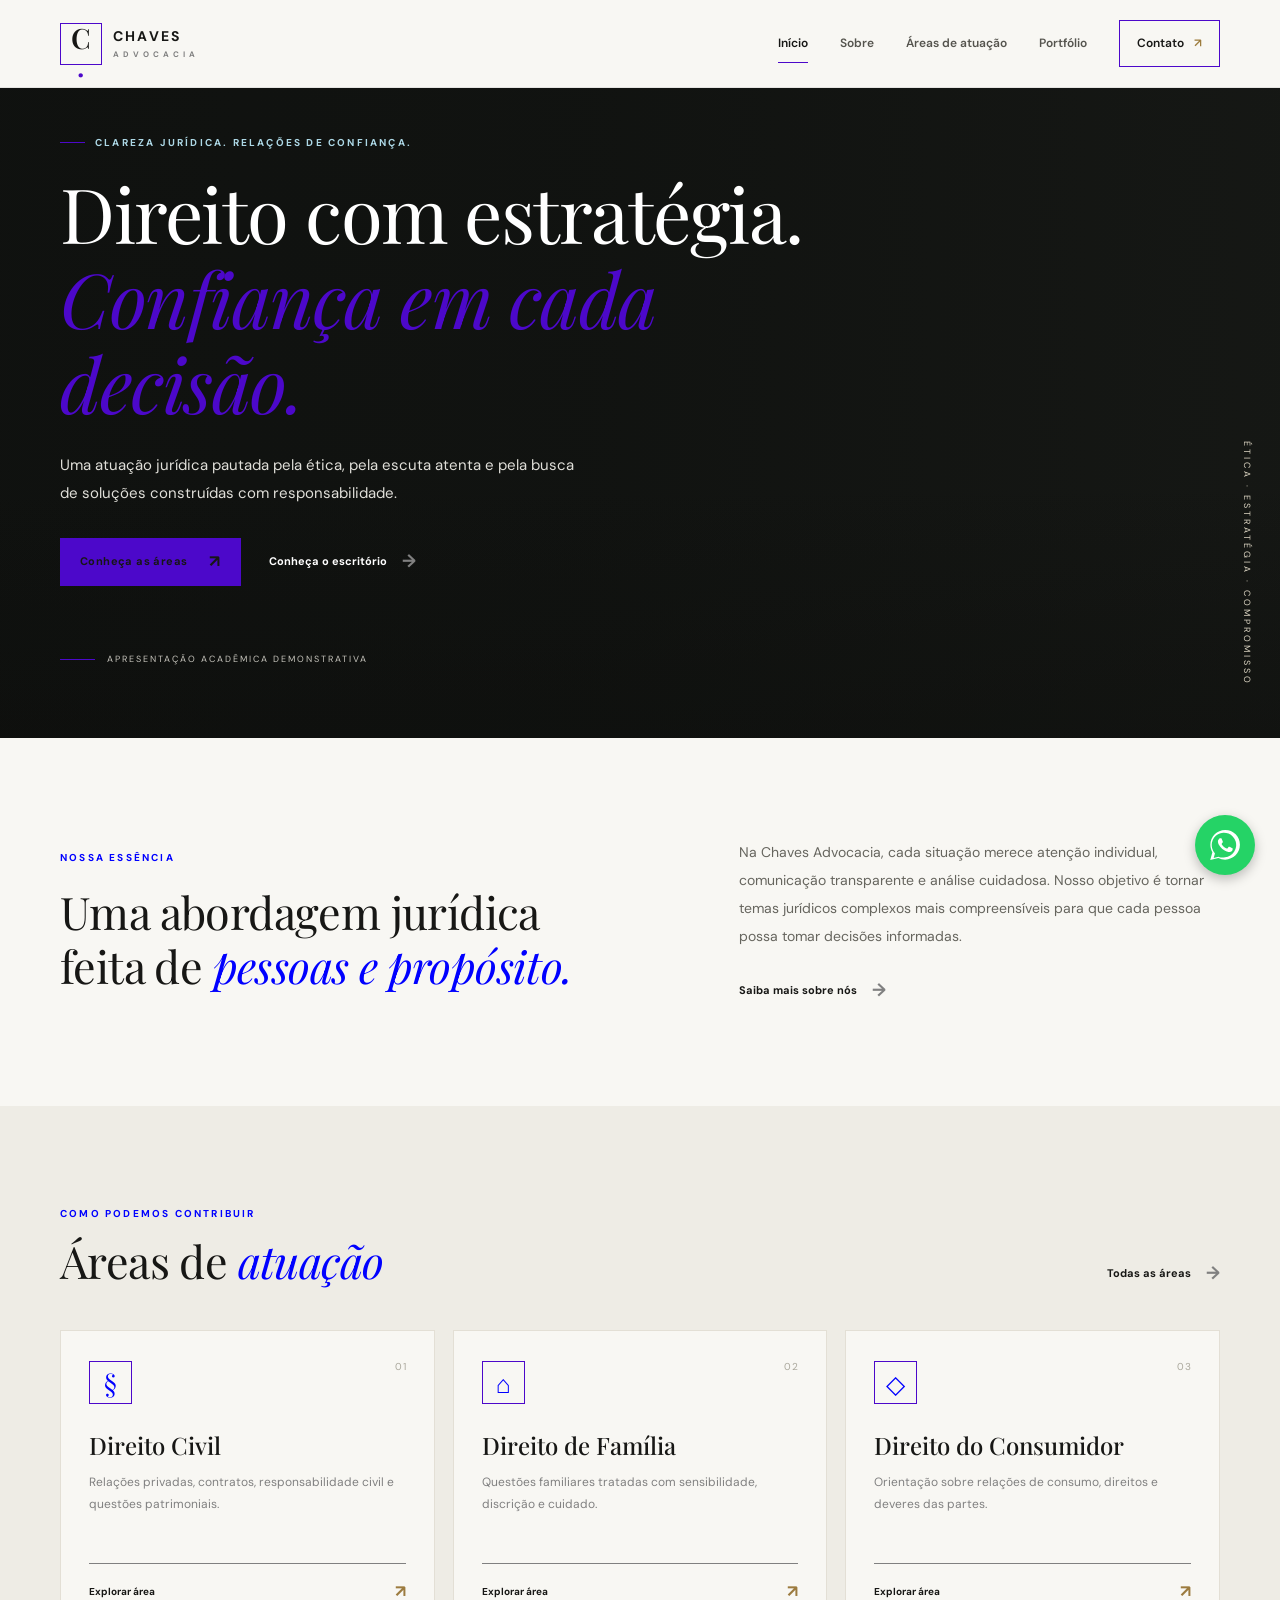
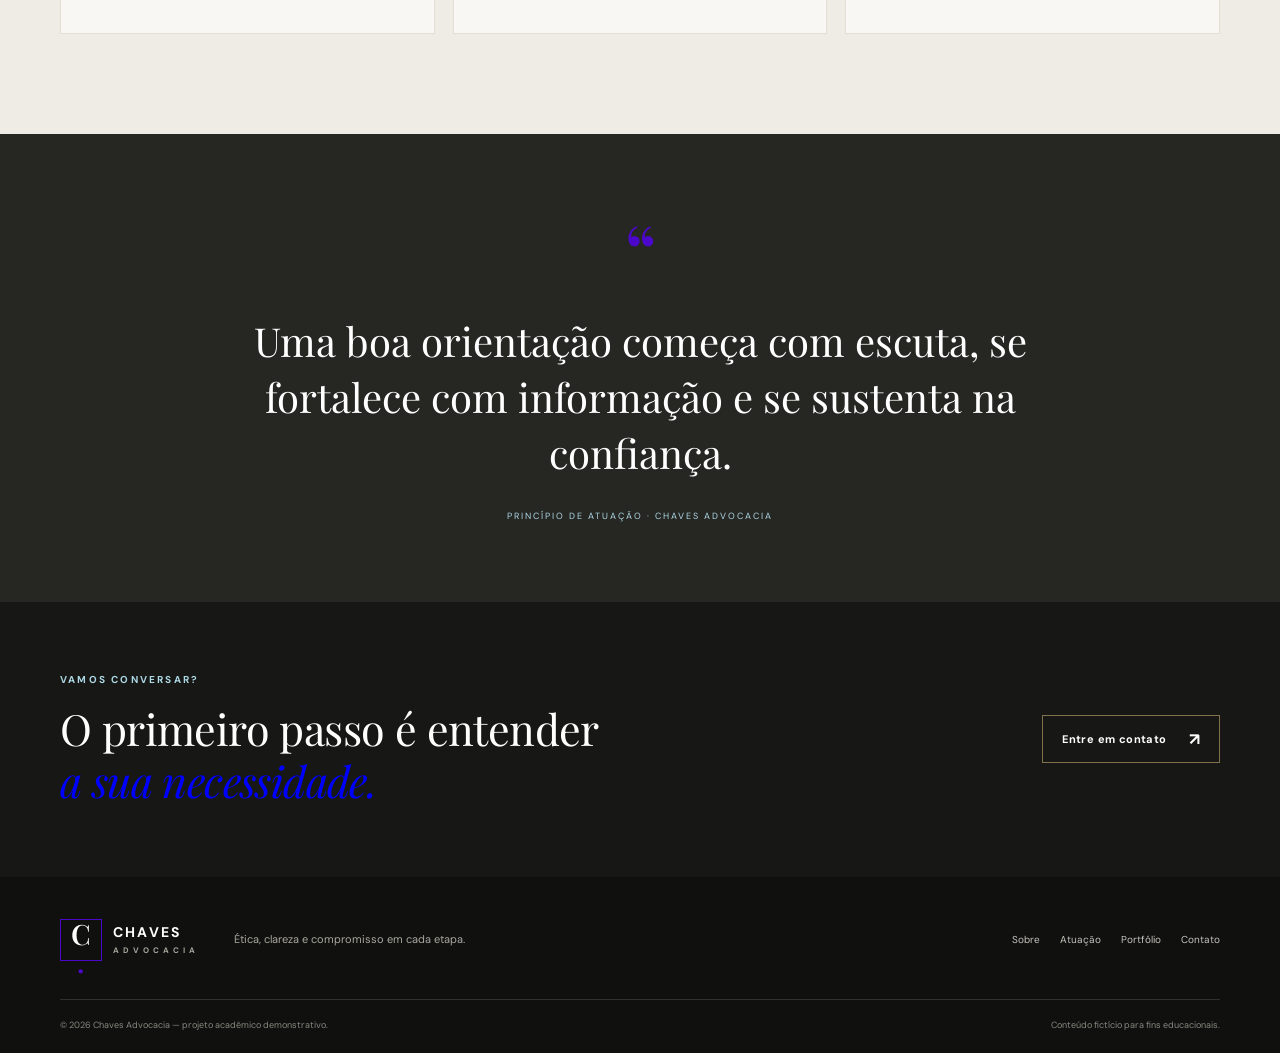
<file: index.html>
<!DOCTYPE html>
<head>
  <meta charset="UTF-8">
  <meta name="viewport" content="width=device-width, initial-scale=1.0">
  <meta name="description" content="Portfólio acadêmico demonstrativo de advocacia.">
  <title>Chaves Advocacia | Início</title>

  <link rel="preconnect" href="https://fonts.googleapis.com">
  <link rel="preconnect" href="https://fonts.gstatic.com" crossorigin>
  <link href="https://fonts.googleapis.com/css2?family=DM+Sans:wght@400;500;600;700&family=Playfair+Display:wght@400;500;600;700&display=swap" rel="stylesheet">
  <link rel="stylesheet" href="style.css">
  <script src="script.js" defer></script>
</head>
<body>
  
  <header class="site-header">
    <div class="container header-inner">
      <a class="brand" href="index.html" aria-label="Chaves Advocacia, página inicial">
        <span class="brand-mark">C<span>.</span></span>
        <span class="brand-text">CHAVES <small>ADVOCACIA</small></span>
      </a>
      <button class="menu-toggle" aria-expanded="false" aria-controls="site-nav" aria-label="Abrir menu">
        <span></span><span></span><span></span>
      </button>
      <nav class="site-nav" id="site-nav" aria-label="Navegação principal">
        <a href="index.html" aria-current="page">Início</a>
        <a href="sobre.html">Sobre</a>
        <a href="areas.html">Áreas de atuação</a>
        <a href="portfolio.html">Portfólio</a>
        <a class="nav-cta" href="contato.html">Contato <span aria-hidden="true">↗</span></a>
      </nav>
    </div>
  </header>

  <main id="conteudo">
    <section class="hero">
      <div class="hero-overlay"></div>
      <div class="container hero-content">
        <p class="eyebrow"><span></span> Clareza jurídica. Relações de confiança.</p>
        <h1>Direito com estratégia.<br><em>Confiança em cada decisão.</em></h1>
        <p class="hero-copy">Uma atuação jurídica pautada pela ética, pela escuta atenta e pela busca de soluções construídas com responsabilidade.</p>
        <div class="hero-actions">
          <a class="button button-gold" href="areas.html">Conheça as áreas <span>↗</span></a>
          <a class="text-link light-link" href="sobre.html">Conheça o escritório <span>→</span></a>
        </div>
        <div class="hero-note"><span class="note-line"></span><span>APRESENTAÇÃO ACADÊMICA DEMONSTRATIVA</span></div>
      </div>
      <div class="hero-side-label">ÉTICA · ESTRATÉGIA · COMPROMISSO</div>
    </section>

    <section class="intro-section section-pad">
      <div class="container intro-grid">
        <div>
          <p class="eyebrow eyebrow-dark">Nossa essência</p>
          <h2>Uma abordagem jurídica<br>feita de <em>pessoas e propósito.</em></h2>
        </div>
        <div class="intro-text">
          <p>Na Chaves Advocacia, cada situação merece atenção individual, comunicação transparente e análise cuidadosa. Nosso objetivo é tornar temas jurídicos complexos mais compreensíveis para que cada pessoa possa tomar decisões informadas.</p>
          <a class="text-link" href="sobre.html">Saiba mais sobre nós <span>→</span></a>
        </div>
      </div>
    </section>

    <section class="practice-section section-pad">
      <div class="container">
        <div class="section-heading">
          <div><p class="eyebrow eyebrow-dark">Como podemos contribuir</p><h2>Áreas de <em>atuação</em></h2></div>
          <a class="text-link desktop-link" href="areas.html">Todas as áreas <span>→</span></a>
        </div>
        <div class="cards-grid">
          <article class="practice-card"><span class="card-number">01</span><div class="line-icon">§</div><h3>Direito Civil</h3><p>Relações privadas, contratos, responsabilidade civil e questões patrimoniais.</p><a href="areas.html#civil" class="card-link" aria-label="Saiba mais sobre Direito Civil">Explorar área <span>↗</span></a></article>
          <article class="practice-card"><span class="card-number">02</span><div class="line-icon">⌂</div><h3>Direito de Família</h3><p>Questões familiares tratadas com sensibilidade, discrição e cuidado.</p><a href="areas.html#familia" class="card-link" aria-label="Saiba mais sobre Direito de Família">Explorar área <span>↗</span></a></article>
          <article class="practice-card"><span class="card-number">03</span><div class="line-icon">◇</div><h3>Direito do Consumidor</h3><p>Orientação sobre relações de consumo, direitos e deveres das partes.</p><a href="areas.html#consumidor" class="card-link" aria-label="Saiba mais sobre Direito do Consumidor">Explorar área <span>↗</span></a></article>
        </div>
        <div class="mobile-all"><a class="text-link" href="areas.html">Ver todas as áreas <span>→</span></a></div>
      </div>
    </section>

    <section class="quote-section">
      <div class="container quote-inner">
        <span class="quote-mark">“</span>
        <blockquote>Uma boa orientação começa com escuta, se fortalece com informação e se sustenta na confiança.</blockquote>
        <p>PRINCÍPIO DE ATUAÇÃO · CHAVES ADVOCACIA</p>
      </div>
    </section>

    <section class="contact-strip">
      <div class="container contact-strip-inner">
        <div><p class="eyebrow">Vamos conversar?</p><h2>O primeiro passo é entender<br><em>a sua necessidade.</em></h2></div>
        <a class="button button-outline-light" href="contato.html">Entre em contato <span>↗</span></a>
      </div>
    </section>
  </main>

  <footer class="site-footer">
    <div class="container footer-top">
      <a class="brand footer-brand" href="index.html"><span class="brand-mark">C<span>.</span></span><span class="brand-text">CHAVES <small>ADVOCACIA</small></span></a>
      <p>Ética, clareza e compromisso em cada etapa.</p>
      <div class="footer-links"><a href="sobre.html">Sobre</a><a href="areas.html">Atuação</a><a href="portfolio.html">Portfólio</a><a href="contato.html">Contato</a></div>
    </div>
    <div class="container footer-bottom"><span>© <span data-year></span> Chaves Advocacia — projeto acadêmico demonstrativo.</span><span>Conteúdo fictício para fins educacionais.</span></div>
  </footer>


  
<!-- Botão flutuante do WhatsApp -->
<a
  href="https://wa.me/5551980424521?text=Olá!%20Gostaria%20de%20mais%20informações."
  class="whatsapp-float"
  target="_blank"
  rel="noopener noreferrer"
  aria-label="Entre em contato pelo WhatsApp"
  title="Fale conosco pelo WhatsApp">
  <svg
    xmlns="http://www.w3.org/2000/svg"
    width="30"
    height="30"
    viewBox="0 0 24 24"
    fill="currentColor"
    aria-hidden="true">
    <path d="M20.52 3.48A11.78 11.78 0 0 0 12.12 0C5.6 0 .3 5.3.3 11.82c0 2.08.55 4.1 1.6 5.88L.2 24l6.46-1.69a11.8 11.8 0 0 0 5.46 1.39h.01c6.51 0 11.81-5.3 11.81-11.82 0-3.15-1.23-6.12-3.42-8.4ZM12.13 21.7a9.8 9.8 0 0 1-5-.14l-.36-.13-3.83 1 1.02-3.73-.24-.38a9.78 9.78 0 1 1 8.41 3.38Zm5.37-7.33c-.29-.15-1.71-.84-1.98-.93-.26-.1-.46-.15-.65.15-.2.29-.75.93-.92 1.12-.17.2-.34.22-.63.07-.29-.14-1.22-.45-2.32-1.43-.86-.77-1.44-1.72-1.61-2.01-.17-.29-.02-.45.13-.6.13-.13.29-.34.43-.5.15-.17.2-.29.29-.48.1-.2.05-.37-.02-.52-.08-.15-.65-1.57-.89-2.15-.23-.56-.47-.48-.65-.49h-.55c-.2 0-.51.07-.77.36-.27.3-1.02 1-1.02 2.42s1.04 2.8 1.18 3c.15.2 2.05 3.14 4.98 4.4.7.3 1.24.49 1.67.62.7.22 1.34.19 1.84.12.56-.08 1.71-.7 1.95-1.37.24-.68.24-1.26.17-1.38-.07-.12-.26-.2-.55-.34Z"/>
  </svg>
</a>

</body>
</html>
</file>
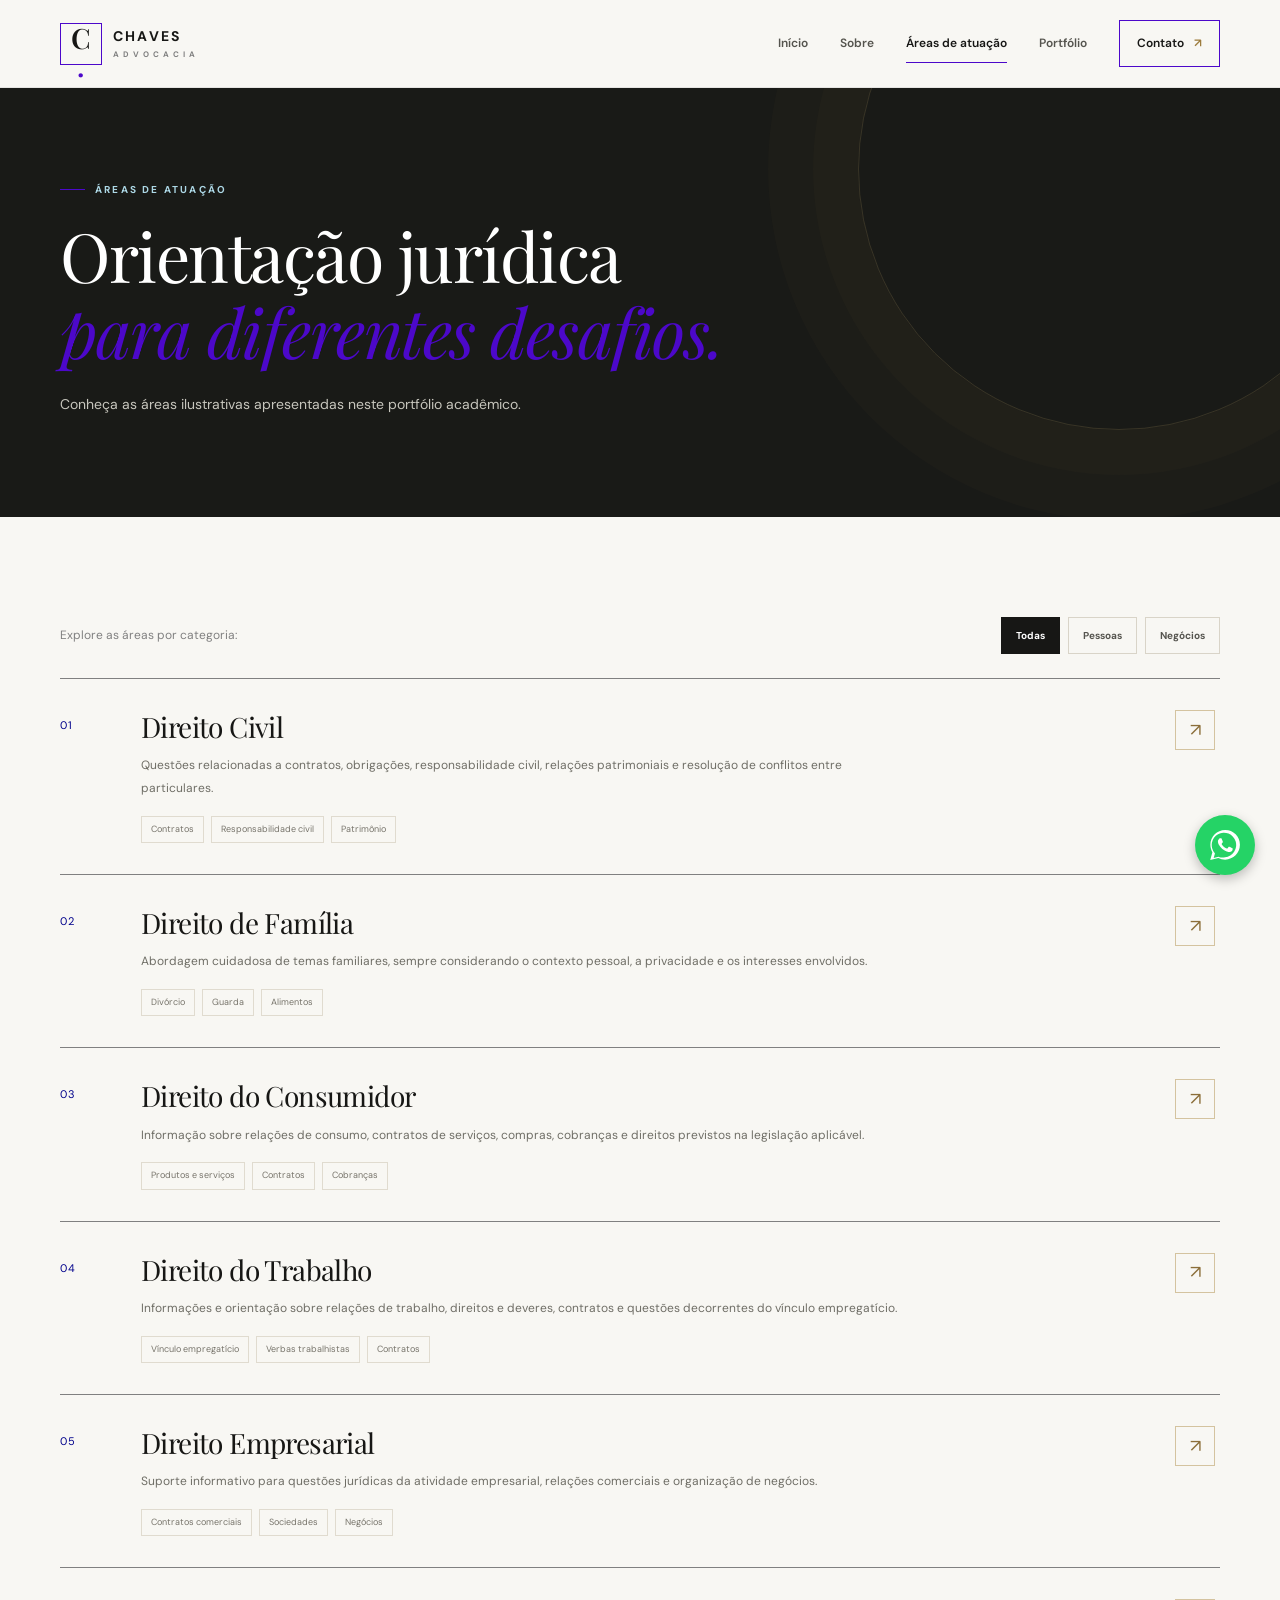
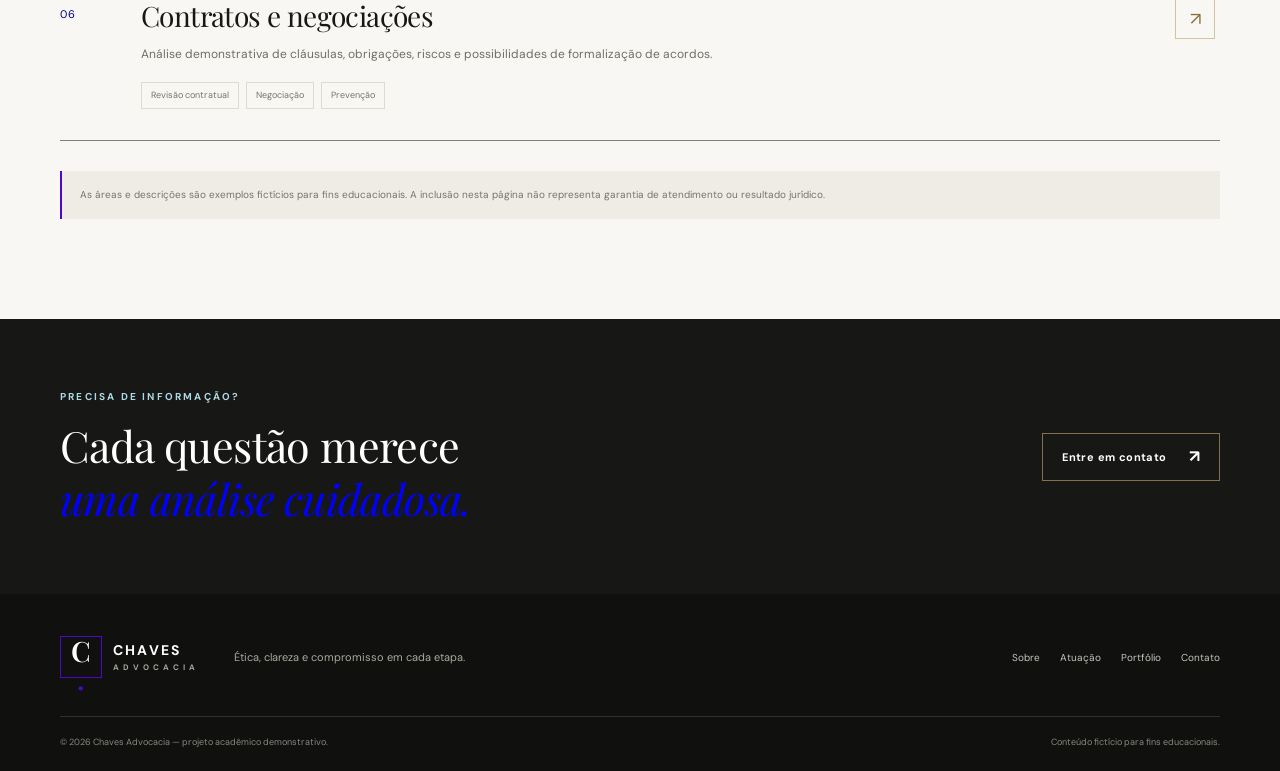
<file: areas.html>
<!DOCTYPE html>
<html lang="pt-BR">
<head>
  <meta charset="UTF-8"><meta name="viewport" content="width=device-width, initial-scale=1.0">
  <meta name="description" content="Áreas jurídicas demonstrativas da Chaves Advocacia.">
  <title>Chaves Advocacia | Áreas de atuação</title>
  <link rel="preconnect" href="https://fonts.googleapis.com"><link rel="preconnect" href="https://fonts.gstatic.com" crossorigin>
  <link href="https://fonts.googleapis.com/css2?family=DM+Sans:wght@400;500;600;700&family=Playfair+Display:wght@400;500;600;700&display=swap" rel="stylesheet">
  <link rel="stylesheet" href="style.css">
  <script src="script.js" defer></script>
</head>
<body>
  <a class="skip-link" href="#conteudo">Pular para o conteúdo</a>
  <header class="site-header"><div class="container header-inner">
    <a class="brand" href="index.html"><span class="brand-mark">C<span>.</span></span><span class="brand-text">CHAVES <small>ADVOCACIA</small></span></a>
    <button class="menu-toggle" aria-expanded="false" aria-controls="site-nav" aria-label="Abrir menu"><span></span><span></span><span></span></button>
    <nav class="site-nav" id="site-nav" aria-label="Navegação principal"><a href="index.html">Início</a><a href="sobre.html">Sobre</a><a href="areas.html" aria-current="page">Áreas de atuação</a><a href="portfolio.html">Portfólio</a><a class="nav-cta" href="contato.html">Contato <span>↗</span></a></nav>
  </div></header>
  <main id="conteudo">
    <section class="page-hero"><div class="container page-hero-inner"><p class="eyebrow"><span></span> Áreas de atuação</p><h1>Orientação jurídica<br><em>para diferentes desafios.</em></h1><p>Conheça as áreas ilustrativas apresentadas neste portfólio acadêmico.</p></div></section>
    <section class="section-pad"><div class="container">
      <div class="filter-bar"><p class="muted">Explore as áreas por categoria:</p><div class="filter-buttons" role="group" aria-label="Filtrar áreas"><button class="filter-button active" data-filter="todos" aria-pressed="true">Todas</button><button class="filter-button" data-filter="pessoas" aria-pressed="false">Pessoas</button><button class="filter-button" data-filter="negocios" aria-pressed="false">Negócios</button></div></div>
      <div class="areas-list">
        <article class="area-row" id="civil" data-category="pessoas"><span class="area-num">01</span><div><h2>Direito Civil</h2><p>Questões relacionadas a contratos, obrigações, responsabilidade civil, relações patrimoniais e resolução de conflitos entre particulares.</p><div class="tag-list"><span>Contratos</span><span>Responsabilidade civil</span><span>Patrimônio</span></div></div><a class="round-link" href="contato.html?assunto=Direito%20Civil" aria-label="Consultar sobre Direito Civil">↗</a></article>
        <article class="area-row" id="familia" data-category="pessoas"><span class="area-num">02</span><div><h2>Direito de Família</h2><p>Abordagem cuidadosa de temas familiares, sempre considerando o contexto pessoal, a privacidade e os interesses envolvidos.</p><div class="tag-list"><span>Divórcio</span><span>Guarda</span><span>Alimentos</span></div></div><a class="round-link" href="contato.html?assunto=Direito%20de%20Fam%C3%ADlia" aria-label="Consultar sobre Direito de Família">↗</a></article>
        <article class="area-row" id="consumidor" data-category="pessoas"><span class="area-num">03</span><div><h2>Direito do Consumidor</h2><p>Informação sobre relações de consumo, contratos de serviços, compras, cobranças e direitos previstos na legislação aplicável.</p><div class="tag-list"><span>Produtos e serviços</span><span>Contratos</span><span>Cobranças</span></div></div><a class="round-link" href="contato.html?assunto=Direito%20do%20Consumidor" aria-label="Consultar sobre Direito do Consumidor">↗</a></article>
        <article class="area-row" id="trabalho" data-category="pessoas"><span class="area-num">04</span><div><h2>Direito do Trabalho</h2><p>Informações e orientação sobre relações de trabalho, direitos e deveres, contratos e questões decorrentes do vínculo empregatício.</p><div class="tag-list"><span>Vínculo empregatício</span><span>Verbas trabalhistas</span><span>Contratos</span></div></div><a class="round-link" href="contato.html?assunto=Direito%20do%20Trabalho" aria-label="Consultar sobre Direito do Trabalho">↗</a></article>
        <article class="area-row" id="empresarial" data-category="negocios"><span class="area-num">05</span><div><h2>Direito Empresarial</h2><p>Suporte informativo para questões jurídicas da atividade empresarial, relações comerciais e organização de negócios.</p><div class="tag-list"><span>Contratos comerciais</span><span>Sociedades</span><span>Negócios</span></div></div><a class="round-link" href="contato.html?assunto=Direito%20Empresarial" aria-label="Consultar sobre Direito Empresarial">↗</a></article>
        <article class="area-row" id="contratos" data-category="negocios"><span class="area-num">06</span><div><h2>Contratos e negociações</h2><p>Análise demonstrativa de cláusulas, obrigações, riscos e possibilidades de formalização de acordos.</p><div class="tag-list"><span>Revisão contratual</span><span>Negociação</span><span>Prevenção</span></div></div><a class="round-link" href="contato.html?assunto=Contratos%20e%20negocia%C3%A7%C3%B5es" aria-label="Consultar sobre contratos e negociações">↗</a></article>
      </div>
      <p class="disclaimer">As áreas e descrições são exemplos fictícios para fins educacionais. A inclusão nesta página não representa garantia de atendimento ou resultado jurídico.</p>
    </div></section>
    <section class="contact-strip"><div class="container contact-strip-inner"><div><p class="eyebrow">Precisa de informação?</p><h2>Cada questão merece<br><em>uma análise cuidadosa.</em></h2></div><a class="button button-outline-light" href="contato.html">Entre em contato <span>↗</span></a></div></section>
  </main>
  <footer class="site-footer"><div class="container footer-top"><a class="brand footer-brand" href="index.html"><span class="brand-mark">C<span>.</span></span><span class="brand-text">CHAVES <small>ADVOCACIA</small></span></a><p>Ética, clareza e compromisso em cada etapa.</p><div class="footer-links"><a href="sobre.html">Sobre</a><a href="areas.html">Atuação</a><a href="portfolio.html">Portfólio</a><a href="contato.html">Contato</a></div></div><div class="container footer-bottom"><span>© <span data-year></span> Chaves Advocacia — projeto acadêmico demonstrativo.</span><span>Conteúdo fictício para fins educacionais.</span></div></footer>

<!-- Botão flutuante do WhatsApp -->
<a
  href="https://wa.me/5551980424521?text=Olá!%20Gostaria%20de%20mais%20informações."
  class="whatsapp-float"
  target="_blank"
  rel="noopener noreferrer"
  aria-label="Entre em contato pelo WhatsApp"
  title="Fale conosco pelo WhatsApp">
  <svg
    xmlns="http://www.w3.org/2000/svg"
    width="30"
    height="30"
    viewBox="0 0 24 24"
    fill="currentColor"
    aria-hidden="true">
    <path d="M20.52 3.48A11.78 11.78 0 0 0 12.12 0C5.6 0 .3 5.3.3 11.82c0 2.08.55 4.1 1.6 5.88L.2 24l6.46-1.69a11.8 11.8 0 0 0 5.46 1.39h.01c6.51 0 11.81-5.3 11.81-11.82 0-3.15-1.23-6.12-3.42-8.4ZM12.13 21.7a9.8 9.8 0 0 1-5-.14l-.36-.13-3.83 1 1.02-3.73-.24-.38a9.78 9.78 0 1 1 8.41 3.38Zm5.37-7.33c-.29-.15-1.71-.84-1.98-.93-.26-.1-.46-.15-.65.15-.2.29-.75.93-.92 1.12-.17.2-.34.22-.63.07-.29-.14-1.22-.45-2.32-1.43-.86-.77-1.44-1.72-1.61-2.01-.17-.29-.02-.45.13-.6.13-.13.29-.34.43-.5.15-.17.2-.29.29-.48.1-.2.05-.37-.02-.52-.08-.15-.65-1.57-.89-2.15-.23-.56-.47-.48-.65-.49h-.55c-.2 0-.51.07-.77.36-.27.3-1.02 1-1.02 2.42s1.04 2.8 1.18 3c.15.2 2.05 3.14 4.98 4.4.7.3 1.24.49 1.67.62.7.22 1.34.19 1.84.12.56-.08 1.71-.7 1.95-1.37.24-.68.24-1.26.17-1.38-.07-.12-.26-.2-.55-.34Z"/>
  </svg>
</a>

</body></html>
</file>
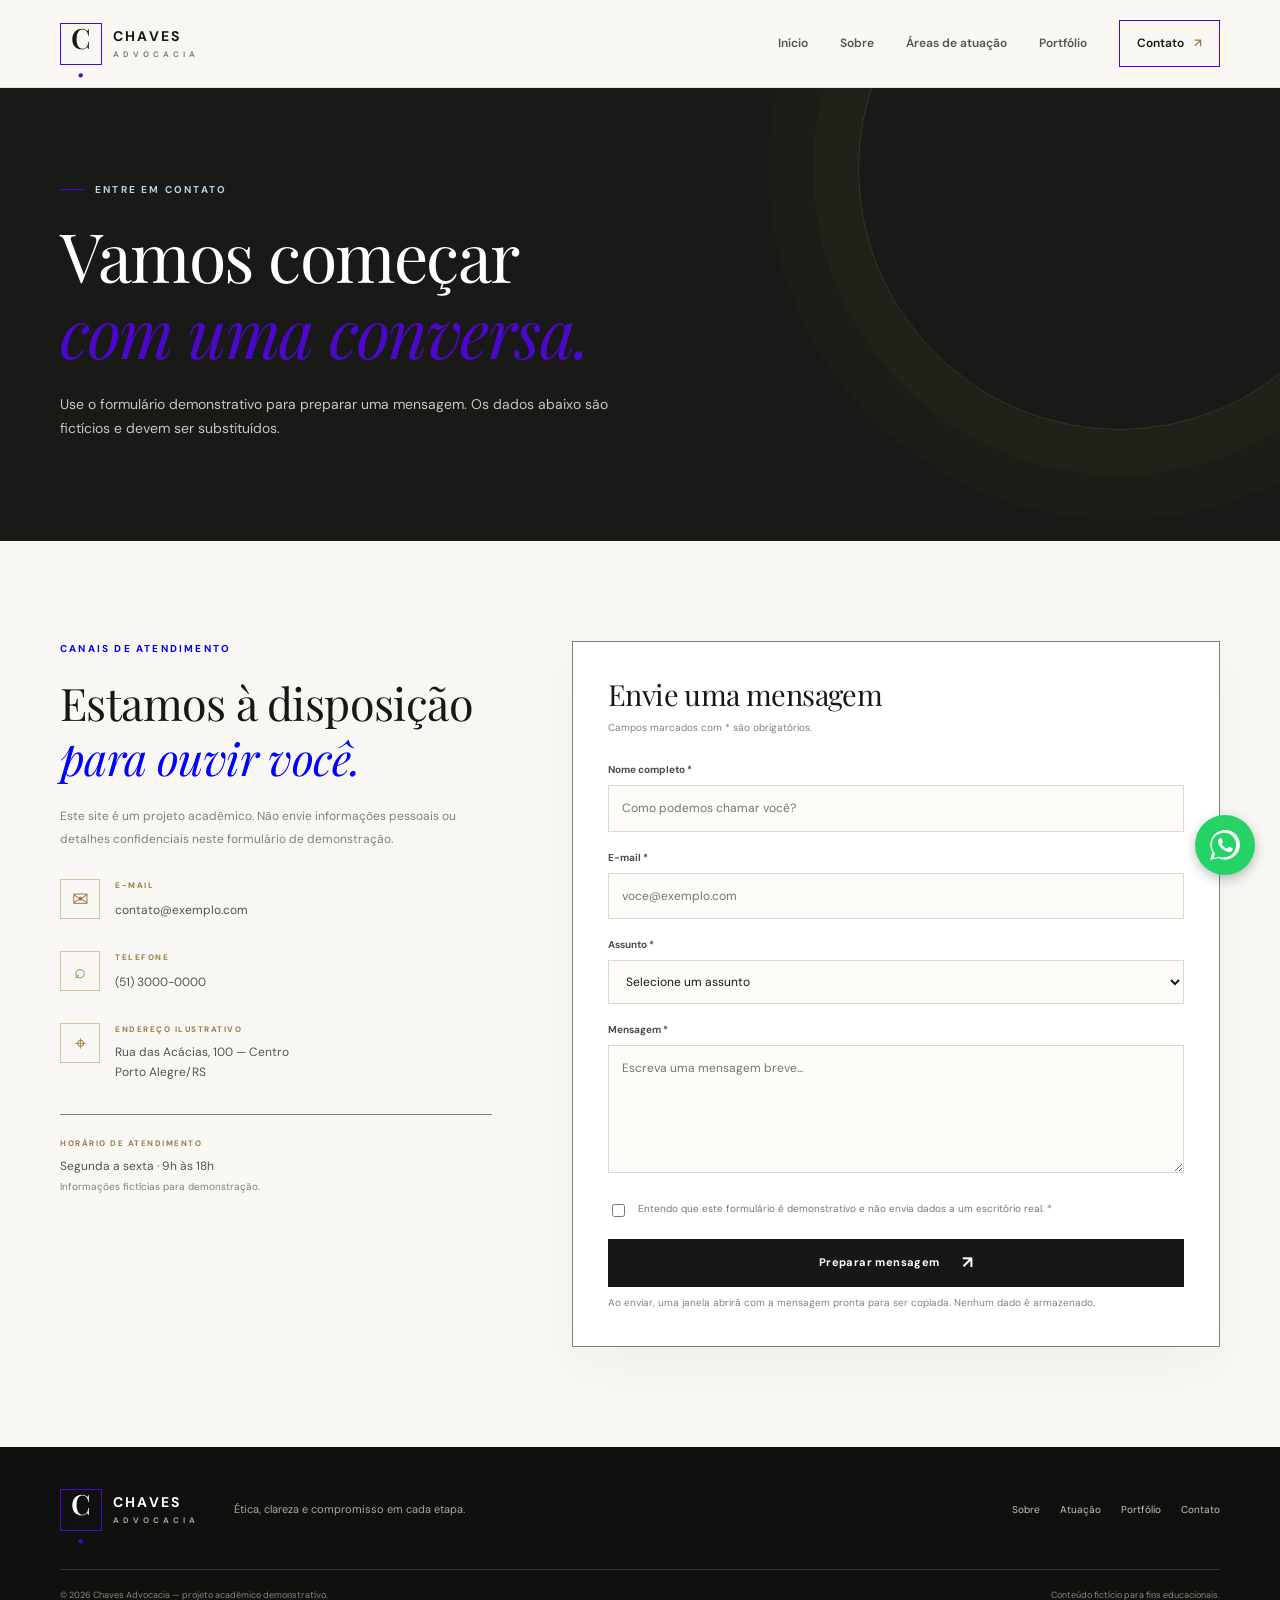
<file: contato.html>
<!DOCTYPE html>
<html lang="pt-BR">
<head>
  <meta charset="UTF-8"><meta name="viewport" content="width=device-width, initial-scale=1.0">
  <meta name="description" content="Entre em contato com a Chaves Advocacia — projeto demonstrativo.">
  <title>Chaves Advocacia | Contato</title>
  <link rel="preconnect" href="https://fonts.googleapis.com"><link rel="preconnect" href="https://fonts.gstatic.com" crossorigin>
  <link href="https://fonts.googleapis.com/css2?family=DM+Sans:wght@400;500;600;700&family=Playfair+Display:wght@400;500;600;700&display=swap" rel="stylesheet">
  <link rel="stylesheet" href="style.css">
  <script src="script.js" defer></script>
</head>
<body>
  <a class="skip-link" href="#conteudo">Pular para o conteúdo</a>
  <header class="site-header"><div class="container header-inner">
    <a class="brand" href="index.html"><span class="brand-mark">C<span>.</span></span><span class="brand-text">CHAVES <small>ADVOCACIA</small></span></a>
    <button class="menu-toggle" aria-expanded="false" aria-controls="site-nav" aria-label="Abrir menu"><span></span><span></span><span></span></button>
    <nav class="site-nav" id="site-nav" aria-label="Navegação principal"><a href="index.html">Início</a><a href="sobre.html">Sobre</a><a href="areas.html">Áreas de atuação</a><a href="portfolio.html">Portfólio</a><a class="nav-cta" href="contato.html" aria-current="page">Contato <span>↗</span></a></nav>
  </div></header>
  <main id="conteudo">
    <section class="page-hero"><div class="container page-hero-inner"><p class="eyebrow"><span></span> Entre em contato</p><h1>Vamos começar<br><em>com uma conversa.</em></h1><p>Use o formulário demonstrativo para preparar uma mensagem. Os dados abaixo são fictícios e devem ser substituídos.</p></div></section>
    <section class="section-pad"><div class="container contact-grid">
      <div class="contact-details"><p class="eyebrow eyebrow-dark">Canais de atendimento</p><h2>Estamos à disposição<br><em>para ouvir você.</em></h2><p class="muted">Este site é um projeto acadêmico. Não envie informações pessoais ou detalhes confidenciais neste formulário de demonstração.</p>
        <div class="contact-detail"><span class="detail-icon">✉</span><div><small>E-MAIL</small><a href="mailto:contato@exemplo.com">contato@exemplo.com</a></div></div>
        <div class="contact-detail"><span class="detail-icon">⌕</span><div><small>TELEFONE</small><a href="tel:+555130000000">(51) 3000-0000</a></div></div>
        <div class="contact-detail"><span class="detail-icon">⌖</span><div><small>ENDEREÇO ILUSTRATIVO</small><p>Rua das Acácias, 100 — Centro<br>Porto Alegre/RS</p></div></div>
        <div class="contact-hours"><span>HORÁRIO DE ATENDIMENTO</span><p>Segunda a sexta · 9h às 18h<br><small>Informações fictícias para demonstração.</small></p></div>
      </div>
      <div class="contact-form-wrap"><form id="contact-form" class="contact-form">
        <div class="form-heading"><h2>Envie uma mensagem</h2><p>Campos marcados com * são obrigatórios.</p></div>
        <label for="nome">Nome completo *</label><input id="nome" name="nome" type="text" autocomplete="name" placeholder="Como podemos chamar você?" required minlength="2">
        <label for="email">E-mail *</label><input id="email" name="email" type="email" autocomplete="email" placeholder="voce@exemplo.com" required>
        <label for="assunto">Assunto *</label><select id="assunto" name="assunto" required><option value="">Selecione um assunto</option><option>Direito Civil</option><option>Direito de Família</option><option>Direito do Consumidor</option><option>Direito do Trabalho</option><option>Direito Empresarial</option><option>Outro assunto</option></select>
        <label for="mensagem">Mensagem *</label><textarea id="mensagem" name="mensagem" rows="5" placeholder="Escreva uma mensagem breve..." required minlength="10"></textarea>
        <label class="consent-check"><input type="checkbox" id="consentimento" required><span>Entendo que este formulário é demonstrativo e não envia dados a um escritório real. *</span></label>
        <button class="button button-dark submit-button" type="submit">Preparar mensagem <span>↗</span></button>
        <p class="form-note">Ao enviar, uma janela abrirá com a mensagem pronta para ser copiada. Nenhum dado é armazenado.</p>
        <div class="form-feedback" id="form-feedback" role="status" aria-live="polite"></div>
      </form></div>
    </div></section>
  </main>
  <footer class="site-footer"><div class="container footer-top"><a class="brand footer-brand" href="index.html"><span class="brand-mark">C<span>.</span></span><span class="brand-text">CHAVES <small>ADVOCACIA</small></span></a><p>Ética, clareza e compromisso em cada etapa.</p><div class="footer-links"><a href="sobre.html">Sobre</a><a href="areas.html">Atuação</a><a href="portfolio.html">Portfólio</a><a href="contato.html">Contato</a></div></div><div class="container footer-bottom"><span>© <span data-year></span> Chaves Advocacia — projeto acadêmico demonstrativo.</span><span>Conteúdo fictício para fins educacionais.</span></div></footer>

  <!-- Botão flutuante do WhatsApp -->
<a
  href="https://wa.me/5551980424521?text=Olá!%20Gostaria%20de%20mais%20informações."
  class="whatsapp-float"
  target="_blank"
  rel="noopener noreferrer"
  aria-label="Entre em contato pelo WhatsApp"
  title="Fale conosco pelo WhatsApp">
  <svg
    xmlns="http://www.w3.org/2000/svg"
    width="30"
    height="30"
    viewBox="0 0 24 24"
    fill="currentColor"
    aria-hidden="true">
    <path d="M20.52 3.48A11.78 11.78 0 0 0 12.12 0C5.6 0 .3 5.3.3 11.82c0 2.08.55 4.1 1.6 5.88L.2 24l6.46-1.69a11.8 11.8 0 0 0 5.46 1.39h.01c6.51 0 11.81-5.3 11.81-11.82 0-3.15-1.23-6.12-3.42-8.4ZM12.13 21.7a9.8 9.8 0 0 1-5-.14l-.36-.13-3.83 1 1.02-3.73-.24-.38a9.78 9.78 0 1 1 8.41 3.38Zm5.37-7.33c-.29-.15-1.71-.84-1.98-.93-.26-.1-.46-.15-.65.15-.2.29-.75.93-.92 1.12-.17.2-.34.22-.63.07-.29-.14-1.22-.45-2.32-1.43-.86-.77-1.44-1.72-1.61-2.01-.17-.29-.02-.45.13-.6.13-.13.29-.34.43-.5.15-.17.2-.29.29-.48.1-.2.05-.37-.02-.52-.08-.15-.65-1.57-.89-2.15-.23-.56-.47-.48-.65-.49h-.55c-.2 0-.51.07-.77.36-.27.3-1.02 1-1.02 2.42s1.04 2.8 1.18 3c.15.2 2.05 3.14 4.98 4.4.7.3 1.24.49 1.67.62.7.22 1.34.19 1.84.12.56-.08 1.71-.7 1.95-1.37.24-.68.24-1.26.17-1.38-.07-.12-.26-.2-.55-.34Z"/>
  </svg>
</a>

</body></html>
</file>
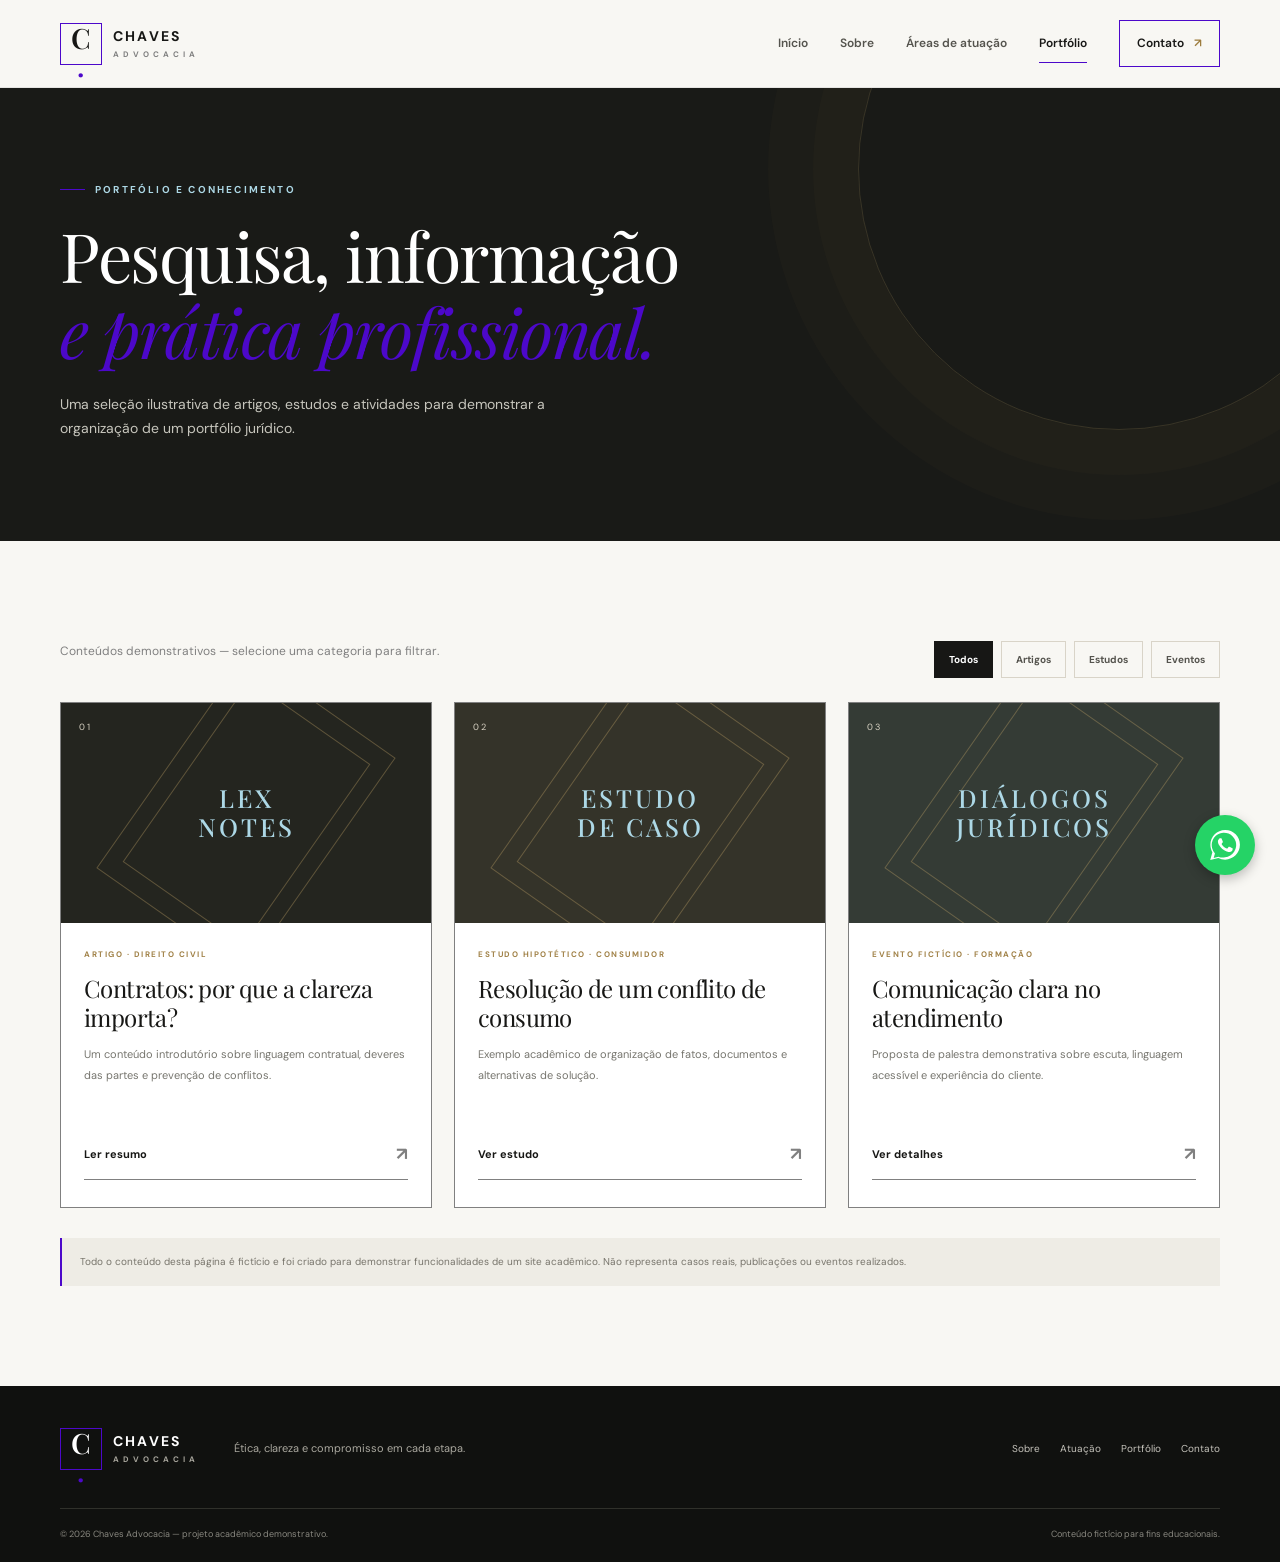
<file: portfolio.html>
<!DOCTYPE html>
<html lang="pt-BR">
<head>
  <meta charset="UTF-8"><meta name="viewport" content="width=device-width, initial-scale=1.0">
  <meta name="description" content="Portfólio demonstrativo de conteúdos e projetos jurídicos fictícios.">
  <title>Chaves Advocacia | Portfólio</title>
  <link rel="preconnect" href="https://fonts.googleapis.com"><link rel="preconnect" href="https://fonts.gstatic.com" crossorigin>
  <link href="https://fonts.googleapis.com/css2?family=DM+Sans:wght@400;500;600;700&family=Playfair+Display:wght@400;500;600;700&display=swap" rel="stylesheet">
  <link rel="stylesheet" href="style.css">
  <script src="script.js" defer></script>
</head>
<body>
  <a class="skip-link" href="#conteudo">Pular para o conteúdo</a>
  <header class="site-header"><div class="container header-inner">
    <a class="brand" href="index.html"><span class="brand-mark">C<span>.</span></span><span class="brand-text">CHAVES <small>ADVOCACIA</small></span></a>
    <button class="menu-toggle" aria-expanded="false" aria-controls="site-nav" aria-label="Abrir menu"><span></span><span></span><span></span></button>
    <nav class="site-nav" id="site-nav" aria-label="Navegação principal"><a href="index.html">Início</a><a href="sobre.html">Sobre</a><a href="areas.html">Áreas de atuação</a><a href="portfolio.html" aria-current="page">Portfólio</a><a class="nav-cta" href="contato.html">Contato <span>↗</span></a></nav>
  </div></header>
  <main id="conteudo">
    <section class="page-hero"><div class="container page-hero-inner"><p class="eyebrow"><span></span> Portfólio e conhecimento</p><h1>Pesquisa, informação<br><em>e prática profissional.</em></h1><p>Uma seleção ilustrativa de artigos, estudos e atividades para demonstrar a organização de um portfólio jurídico.</p></div></section>
    <section class="section-pad"><div class="container">
      <div class="portfolio-toolbar"><p class="muted">Conteúdos demonstrativos — selecione uma categoria para filtrar.</p><div class="filter-buttons" role="group" aria-label="Filtrar portfólio"><button class="filter-button active" data-portfolio-filter="todos" aria-pressed="true">Todos</button><button class="filter-button" data-portfolio-filter="artigo" aria-pressed="false">Artigos</button><button class="filter-button" data-portfolio-filter="estudo" aria-pressed="false">Estudos</button><button class="filter-button" data-portfolio-filter="evento" aria-pressed="false">Eventos</button></div></div>
      <div class="portfolio-grid">
        <article class="portfolio-card" data-kind="artigo"><div class="portfolio-art art-one"><span>01</span><b>LEX<br>NOTES</b></div><div class="portfolio-card-body"><p class="content-type">ARTIGO · DIREITO CIVIL</p><h2>Contratos: por que a clareza importa?</h2><p>Um conteúdo introdutório sobre linguagem contratual, deveres das partes e prevenção de conflitos.</p><button class="text-link article-open" data-title="Contratos: por que a clareza importa?" data-body="Contratos organizam expectativas e responsabilidades. Uma redação clara ajuda as partes a compreender obrigações, prazos, condições e consequências. Antes de assinar qualquer documento, é importante ler todas as cláusulas e procurar orientação profissional quando houver dúvidas. Este texto é fictício e apenas informativo; não substitui aconselhamento jurídico individual." >Ler resumo <span>↗</span></button></div></article>
        <article class="portfolio-card" data-kind="estudo"><div class="portfolio-art art-two"><span>02</span><b>ESTUDO<br>DE CASO</b></div><div class="portfolio-card-body"><p class="content-type">ESTUDO HIPOTÉTICO · CONSUMIDOR</p><h2>Resolução de um conflito de consumo</h2><p>Exemplo acadêmico de organização de fatos, documentos e alternativas de solução.</p><button class="text-link article-open" data-title="Resolução de um conflito de consumo" data-body="Cenário hipotético: uma pessoa identifica divergência entre o serviço contratado e o serviço entregue. Uma análise inicial poderia organizar a documentação, identificar a oferta, registrar as tentativas de contato e verificar os caminhos previstos na legislação aplicável. O caso e as partes são fictícios, sem relação com processo real." >Ver estudo <span>↗</span></button></div></article>
        <article class="portfolio-card" data-kind="evento"><div class="portfolio-art art-three"><span>03</span><b>DIÁLOGOS<br>JURÍDICOS</b></div><div class="portfolio-card-body"><p class="content-type">EVENTO FICTÍCIO · FORMAÇÃO</p><h2>Comunicação clara no atendimento</h2><p>Proposta de palestra demonstrativa sobre escuta, linguagem acessível e experiência do cliente.</p><button class="text-link article-open" data-title="Comunicação clara no atendimento" data-body="Evento ilustrativo: encontro acadêmico voltado à comunicação profissional. A programação poderia abordar escuta ativa, organização de informações, explicação de etapas e limites de confidencialidade. Este evento não aconteceu; foi incluído apenas para demonstrar como uma atividade pode ser apresentada em um portfólio." >Ver detalhes <span>↗</span></button></div></article>
      </div>
      <div class="empty-state" hidden>Nenhum conteúdo encontrado nesta categoria.</div>
      <p class="disclaimer">Todo o conteúdo desta página é fictício e foi criado para demonstrar funcionalidades de um site acadêmico. Não representa casos reais, publicações ou eventos realizados.</p>
    </div></section>
  </main>
  <dialog class="article-dialog" aria-labelledby="dialog-title"><div class="dialog-top"><span class="eyebrow eyebrow-dark">Portfólio demonstrativo</span><button class="dialog-close" aria-label="Fechar janela">×</button></div><h2 id="dialog-title">Título do conteúdo</h2><p id="dialog-body"></p><button class="button button-dark dialog-close-bottom">Fechar <span>×</span></button></dialog>
  <footer class="site-footer"><div class="container footer-top"><a class="brand footer-brand" href="index.html"><span class="brand-mark">C<span>.</span></span><span class="brand-text">CHAVES <small>ADVOCACIA</small></span></a><p>Ética, clareza e compromisso em cada etapa.</p><div class="footer-links"><a href="sobre.html">Sobre</a><a href="areas.html">Atuação</a><a href="portfolio.html">Portfólio</a><a href="contato.html">Contato</a></div></div><div class="container footer-bottom"><span>© <span data-year></span> Chaves Advocacia — projeto acadêmico demonstrativo.</span><span>Conteúdo fictício para fins educacionais.</span></div></footer>

<!-- Botão flutuante do WhatsApp -->
<a
  href="https://wa.me/5551980424521?text=Olá!%20Gostaria%20de%20mais%20informações."
  class="whatsapp-float"
  target="_blank"
  rel="noopener noreferrer"
  aria-label="Entre em contato pelo WhatsApp"
  title="Fale conosco pelo WhatsApp">
  <svg
    xmlns="http://www.w3.org/2000/svg"
    width="30"
    height="30"
    viewBox="0 0 24 24"
    fill="currentColor"
    aria-hidden="true">
    <path d="M20.52 3.48A11.78 11.78 0 0 0 12.12 0C5.6 0 .3 5.3.3 11.82c0 2.08.55 4.1 1.6 5.88L.2 24l6.46-1.69a11.8 11.8 0 0 0 5.46 1.39h.01c6.51 0 11.81-5.3 11.81-11.82 0-3.15-1.23-6.12-3.42-8.4ZM12.13 21.7a9.8 9.8 0 0 1-5-.14l-.36-.13-3.83 1 1.02-3.73-.24-.38a9.78 9.78 0 1 1 8.41 3.38Zm5.37-7.33c-.29-.15-1.71-.84-1.98-.93-.26-.1-.46-.15-.65.15-.2.29-.75.93-.92 1.12-.17.2-.34.22-.63.07-.29-.14-1.22-.45-2.32-1.43-.86-.77-1.44-1.72-1.61-2.01-.17-.29-.02-.45.13-.6.13-.13.29-.34.43-.5.15-.17.2-.29.29-.48.1-.2.05-.37-.02-.52-.08-.15-.65-1.57-.89-2.15-.23-.56-.47-.48-.65-.49h-.55c-.2 0-.51.07-.77.36-.27.3-1.02 1-1.02 2.42s1.04 2.8 1.18 3c.15.2 2.05 3.14 4.98 4.4.7.3 1.24.49 1.67.62.7.22 1.34.19 1.84.12.56-.08 1.71-.7 1.95-1.37.24-.68.24-1.26.17-1.38-.07-.12-.26-.2-.55-.34Z"/>
  </svg>
</a>

</body></html>
</file>
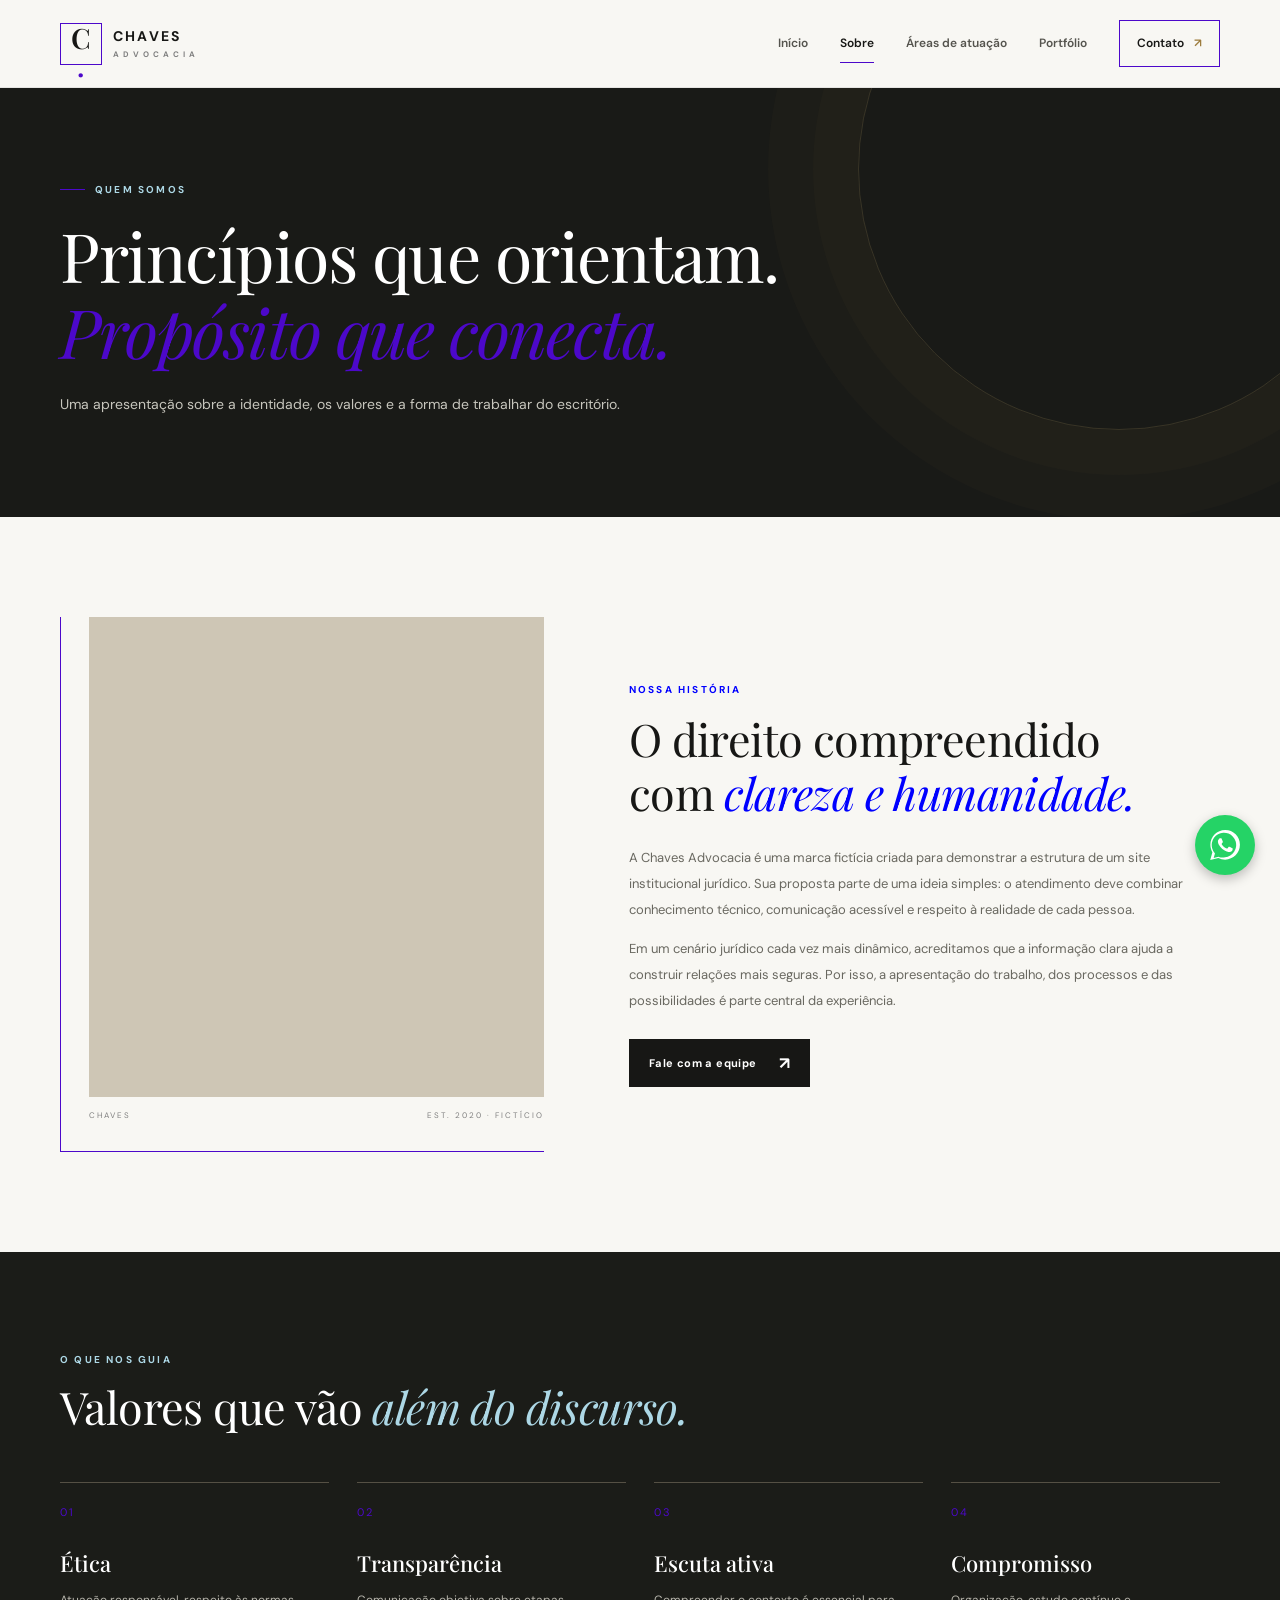
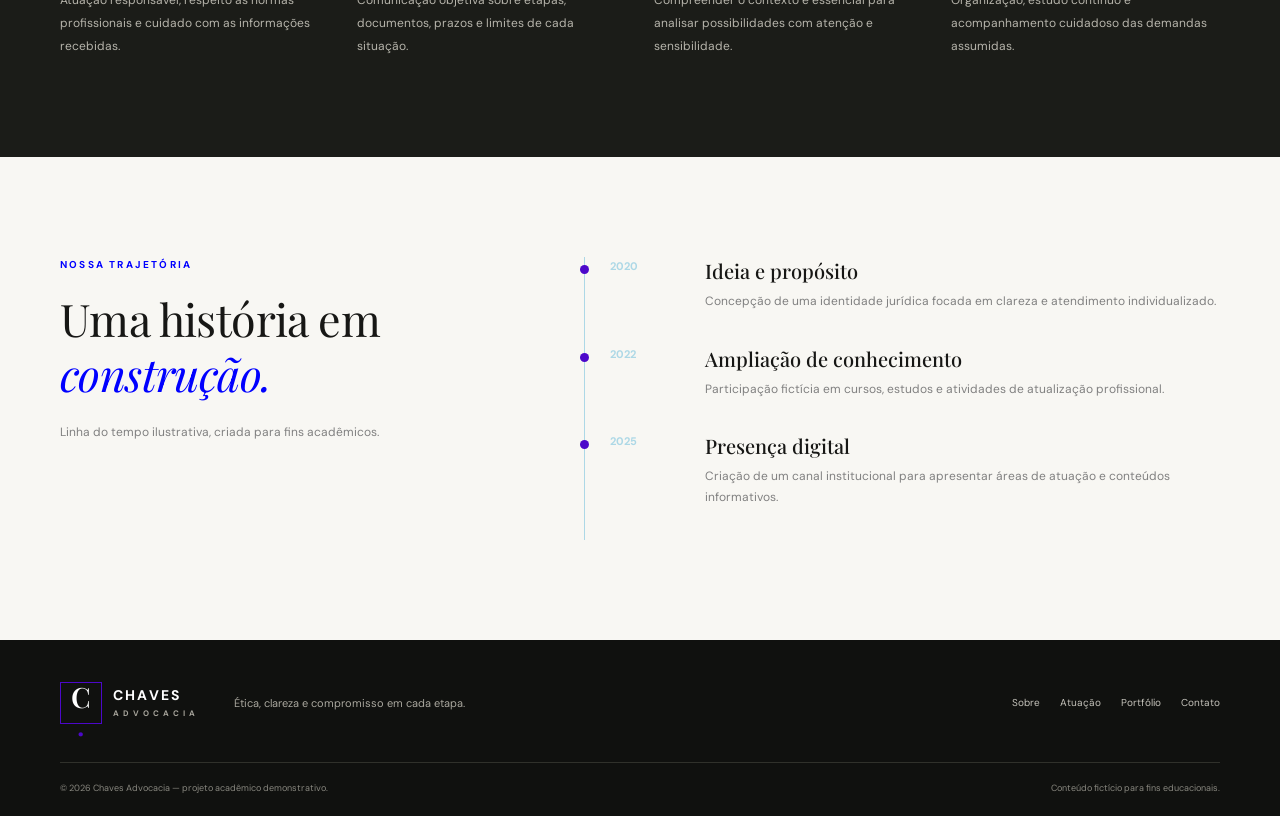
<file: sobre.html>
<!DOCTYPE html>
<html lang="pt-BR">
<head>
  <meta charset="UTF-8"><meta name="viewport" content="width=device-width, initial-scale=1.0">
  <meta name="description" content="Conheça a história e os valores fictícios da Chaves
   Advocacia.">
  <title>Chaves Advocacia | Sobre</title>
  <link rel="preconnect" href="https://fonts.googleapis.com"><link rel="preconnect" href="https://fonts.gstatic.com" crossorigin>
  <link href="https://fonts.googleapis.com/css2?family=DM+Sans:wght@400;500;600;700&family=Playfair+Display:wght@400;500;600;700&display=swap" rel="stylesheet">
  <link rel="stylesheet" href="style.css">
  <script src="script.js" defer></script>
</head>
<body>
  <a class="skip-link" href="#conteudo">Pular para o conteúdo</a>
  <header class="site-header"><div class="container header-inner">
    <a class="brand" href="index.html"><span class="brand-mark">C<span>.</span></span><span class="brand-text">CHAVES <small>ADVOCACIA</small></span></a>
    <button class="menu-toggle" aria-expanded="false" aria-controls="site-nav" aria-label="Abrir menu"><span></span><span></span><span></span></button>
    <nav class="site-nav" id="site-nav" aria-label="Navegação principal"><a href="index.html">Início</a><a href="sobre.html" aria-current="page">Sobre</a><a href="areas.html">Áreas de atuação</a><a href="portfolio.html">Portfólio</a><a class="nav-cta" href="contato.html">Contato <span>↗</span></a></nav>
  </div></header>
  <main id="conteudo">
    <section class="page-hero"><div class="container page-hero-inner"><p class="eyebrow"><span></span> Quem somos</p><h1>Princípios que orientam.<br><em>Propósito que conecta.</em></h1><p>Uma apresentação sobre a identidade, os valores e a forma de trabalhar do escritório.</p></div></section>
    <section class="section-pad"><div class="container about-grid">
      <div class="about-visual"><div class="about-photo" role="img" aria-label="Ambiente de escritório moderno com livros jurídicos"></div><div class="photo-caption"><span>CHAVES</span><span>EST. 2020 · FICTÍCIO</span></div></div>
      <div class="about-copy"><p class="eyebrow eyebrow-dark">Nossa história</p><h2>O direito compreendido<br>com <em>clareza e humanidade.</em></h2><p>A Chaves Advocacia é uma marca fictícia criada para demonstrar a estrutura de um site institucional jurídico. Sua proposta parte de uma ideia simples: o atendimento deve combinar conhecimento técnico, comunicação acessível e respeito à realidade de cada pessoa.</p><p>Em um cenário jurídico cada vez mais dinâmico, acreditamos que a informação clara ajuda a construir relações mais seguras. Por isso, a apresentação do trabalho, dos processos e das possibilidades é parte central da experiência.</p><a class="button button-dark" href="contato.html">Fale com a equipe <span>↗</span></a></div>
    </div></section>
    <section class="values-section section-pad"><div class="container"><div class="section-heading"><div><p class="eyebrow">O que nos guia</p><h2>Valores que vão <em>além do discurso.</em></h2></div></div>
      <div class="values-grid">
        <article class="value-item"><span>01</span><h3>Ética</h3><p>Atuação responsável, respeito às normas profissionais e cuidado com as informações recebidas.</p></article>
        <article class="value-item"><span>02</span><h3>Transparência</h3><p>Comunicação objetiva sobre etapas, documentos, prazos e limites de cada situação.</p></article>
        <article class="value-item"><span>03</span><h3>Escuta ativa</h3><p>Compreender o contexto é essencial para analisar possibilidades com atenção e sensibilidade.</p></article>
        <article class="value-item"><span>04</span><h3>Compromisso</h3><p>Organização, estudo contínuo e acompanhamento cuidadoso das demandas assumidas.</p></article>
      </div>
    </div></section>
    <section class="section-pad timeline-section"><div class="container timeline-grid"><div><p class="eyebrow eyebrow-dark">Nossa trajetória</p><h2>Uma história em<br><em>construção.</em></h2><p class="muted">Linha do tempo ilustrativa, criada para fins acadêmicos.</p></div><div class="timeline">
      <article><span>2020</span><div><h3>Ideia e propósito</h3><p>Concepção de uma identidade jurídica focada em clareza e atendimento individualizado.</p></div></article>
      <article><span>2022</span><div><h3>Ampliação de conhecimento</h3><p>Participação fictícia em cursos, estudos e atividades de atualização profissional.</p></div></article>
      <article><span>2025</span><div><h3>Presença digital</h3><p>Criação de um canal institucional para apresentar áreas de atuação e conteúdos informativos.</p></div></article>
    </div></div></section>
  </main>
  <footer class="site-footer"><div class="container footer-top"><a class="brand footer-brand" href="index.html"><span class="brand-mark">C<span>.</span></span><span class="brand-text">CHAVES <small>ADVOCACIA</small></span></a><p>Ética, clareza e compromisso em cada etapa.</p><div class="footer-links"><a href="sobre.html">Sobre</a><a href="areas.html">Atuação</a><a href="portfolio.html">Portfólio</a><a href="contato.html">Contato</a></div></div><div class="container footer-bottom"><span>© <span data-year></span> Chaves
     Advocacia — projeto acadêmico demonstrativo.</span><span>Conteúdo fictício para fins educacionais.</span></div></footer>

    <!-- Botão flutuante do WhatsApp -->
<a
  href="https://wa.me/5551980424521?text=Olá!%20Gostaria%20de%20mais%20informações."
  class="whatsapp-float"
  target="_blank"
  rel="noopener noreferrer"
  aria-label="Entre em contato pelo WhatsApp"
  title="Fale conosco pelo WhatsApp">
  <svg
    xmlns="http://www.w3.org/2000/svg"
    width="30"
    height="30"
    viewBox="0 0 24 24"
    fill="currentColor"
    aria-hidden="true">
    <path d="M20.52 3.48A11.78 11.78 0 0 0 12.12 0C5.6 0 .3 5.3.3 11.82c0 2.08.55 4.1 1.6 5.88L.2 24l6.46-1.69a11.8 11.8 0 0 0 5.46 1.39h.01c6.51 0 11.81-5.3 11.81-11.82 0-3.15-1.23-6.12-3.42-8.4ZM12.13 21.7a9.8 9.8 0 0 1-5-.14l-.36-.13-3.83 1 1.02-3.73-.24-.38a9.78 9.78 0 1 1 8.41 3.38Zm5.37-7.33c-.29-.15-1.71-.84-1.98-.93-.26-.1-.46-.15-.65.15-.2.29-.75.93-.92 1.12-.17.2-.34.22-.63.07-.29-.14-1.22-.45-2.32-1.43-.86-.77-1.44-1.72-1.61-2.01-.17-.29-.02-.45.13-.6.13-.13.29-.34.43-.5.15-.17.2-.29.29-.48.1-.2.05-.37-.02-.52-.08-.15-.65-1.57-.89-2.15-.23-.56-.47-.48-.65-.49h-.55c-.2 0-.51.07-.77.36-.27.3-1.02 1-1.02 2.42s1.04 2.8 1.18 3c.15.2 2.05 3.14 4.98 4.4.7.3 1.24.49 1.67.62.7.22 1.34.19 1.84.12.56-.08 1.71-.7 1.95-1.37.24-.68.24-1.26.17-1.38-.07-.12-.26-.2-.55-.34Z"/>
  </svg>
</a>


    </body></html>
</file>
<file: style.css>
/* Vértice Advocacia — estilos compartilhados */
:root {
  --ink: #171715;
  --ink-soft: #262622;
  --paper: #f8f7f3;
  --white: #fff;
  --gold: rgb(76, 8, 202);
  --gold-light: lightblue;
  --muted: grey;
  --line: grey;
  --serif: "Playfair Display", Georgia, serif;
  --sans: "DM Sans", Arial, sans-serif;
  --container: 1160px;
}
* { box-sizing: border-box; }
html { scroll-behavior: smooth; scroll-padding-top: 95px; }
body { margin: 0; background: var(--paper); color: var(--ink); font-family: var(--sans); font-size: 15px; line-height: 1.7; -webkit-font-smoothing: antialiased; }
body.menu-open { overflow: hidden; }
a { color: inherit; text-decoration: none; }
button, input, textarea, select { font: inherit; }
button, a { -webkit-tap-highlight-color: transparent; }
button { cursor: pointer; }
img { max-width: 100%; }
.container { width: min(var(--container), calc(100% - 48px)); margin-inline: auto; }
.skip-link { position: absolute; top: -60px; left: 16px; z-index: 1000; padding: 10px 16px; background: var(--gold); color: var(--ink); }
.skip-link:focus { top: 12px; }
.site-header { height: 88px; position: sticky; top: 0; z-index: 100; background: rgba(248,247,243,.96); border-bottom: 1px solid rgba(23,23,21,.08); backdrop-filter: blur(14px); }
.header-inner { height: 100%; display: flex; align-items: center; justify-content: space-between; gap: 28px; }
.brand { display: inline-flex; align-items: center; gap: 11px; flex-shrink: 0; }
.brand-mark { width: 42px; height: 42px; display: grid; place-items: center; border: 1px solid var(--gold); font: 600 28px/1 var(--serif); letter-spacing: -3px; padding-right: 4px; }
.brand-mark span { color: var(--gold); }
.brand-text { display: flex; flex-direction: column; font-size: 14px; font-weight: 700; line-height: 1.2; letter-spacing: 2.2px; }
.brand-text small { margin-top: 5px; color: var(--muted); font-size: 8px; letter-spacing: 4px; }
.site-nav { display: flex; align-items: center; gap: clamp(18px, 2.5vw, 34px); }
.site-nav a { position: relative; color: #55544e; font-size: 12px; font-weight: 600; transition: color .2s ease; white-space: nowrap; }
.site-nav a:not(.nav-cta)::after { position: absolute; right: 0; bottom: -9px; left: 0; height: 1px; content: ""; background: var(--gold); transform: scaleX(0); transform-origin: left; transition: transform .2s ease; }
.site-nav a:hover, .site-nav a[aria-current="page"] { color: var(--ink); }
.site-nav a:hover::after, .site-nav a[aria-current="page"]::after { transform: scaleX(1); }
.site-nav .nav-cta { padding: 12px 17px; border: 1px solid var(--gold); color: var(--ink); }
.nav-cta span { color: #9d7c3d; margin-left: 7px; }
.menu-toggle { display: none; background: transparent; border: 0; padding: 8px; }
.menu-toggle span { display: block; width: 25px; height: 2px; margin: 5px; background: var(--ink); transition: transform .2s; }
.hero { min-height: 650px; position: relative; display: flex; align-items: center; overflow: hidden; color: var(--white); background: #171916 url("https://images.unsplash.com/photo-1505664194779-8beaceb93744?auto=format&fit=crop&w=2000&q=85") center 46%/cover no-repeat; }
.hero::before { position: absolute; inset: 0; content: ""; background: linear-gradient(90deg, rgba(15,17,15,.94) 0%, rgba(15,17,15,.78) 46%, rgba(15,17,15,.22) 100%); }
.hero-overlay { position: absolute; inset: 0; background: linear-gradient(0deg, rgba(12,13,11,.4), transparent 40%); }
.hero-content { position: relative; z-index: 1; padding-top: 36px; padding-bottom: 60px; }
.eyebrow { margin: 0 0 20px; display: flex; align-items: center; gap: 10px; color: var(--gold-light); font-size: 10px; font-weight: 700; letter-spacing: 2.2px; line-height: 1.5; text-transform: uppercase; }
.eyebrow > span { width: 25px; height: 1px; background: var(--gold); }
.eyebrow-dark { color: blue; }
.hero h1, .page-hero h1 { max-width: 820px; margin: 0; font: 400 clamp(43px, 6vw, 76px)/1.12 var(--serif); letter-spacing: -1.5px; }
h1 em, h2 em { color: var(--gold); font-weight: 400; }
.hero-copy { max-width: 515px; margin: 25px 0 30px; color: #e0dfd9; font-size: 15px; line-height: 1.9; }
.hero-actions { display: flex; align-items: center; flex-wrap: wrap; gap: 28px; }
.button { min-height: 48px; display: inline-flex; justify-content: center; align-items: center; gap: 22px; padding: 13px 19px; border: 1px solid transparent; font-size: 11px; font-weight: 700; letter-spacing: .4px; transition: background .2s ease, color .2s ease, border-color .2s ease, transform .2s ease; }
.button:hover { transform: translateY(-2px); }
.button span { font-size: 17px; line-height: 1; }
.button-gold { background: var(--gold); color: var(--ink); }
.button-gold:hover { background: var(--gold-light); }
.button-dark { background: var(--ink); color: var(--white); }
.button-dark:hover { background: #35352f; }
.button-outline-light { border-color: #82714d; color: var(--white); }
.button-outline-light:hover { background: var(--gold); color: var(--ink); border-color: var(--gold); }
.text-link { display: inline-flex; align-items: center; gap: 15px; border: 0; padding: 0; background: none; color: var(--ink); font-size: 11px; font-weight: 700; }
.text-link span { color: grey; font-size: 18px; transition: transform .2s; }
.text-link:hover span { transform: translateX(4px); }
.light-link { color: var(--white); }
.hero-note { display: flex; align-items: center; gap: 12px; margin-top: 66px; color: #c6c4bc; font-size: 9px; letter-spacing: 2px; }
.note-line { display: block; width: 35px; height: 1px; background: var(--gold); }
.hero-side-label { position: absolute; right: 26px; bottom: 52px; writing-mode: vertical-rl; color: #ddd6c4; font-size: 9px; letter-spacing: 3px; }
.section-pad { padding: 100px 0; }
.intro-section { background: var(--paper); }
.intro-grid { display: grid; grid-template-columns: 1.1fr .9fr; gap: 90px; align-items: center; }
h2 { margin: 0; font: 400 clamp(31px, 3.5vw, 47px)/1.22 var(--serif); letter-spacing: -.6px; }
h2 em { color: blue; }
.intro-text p { margin: 0 0 25px; color: #66655e; font-size: 14px; line-height: 2; }
.practice-section { background: #eeece5; }
.section-heading { display: flex; align-items: end; justify-content: space-between; gap: 24px; margin-bottom: 42px; }
.section-heading .eyebrow { margin-bottom: 13px; }
.cards-grid { display: grid; grid-template-columns: repeat(3, 1fr); gap: 18px; }
.practice-card { min-height: 300px; position: relative; padding: 30px 28px 27px; background: var(--paper); border: 1px solid #e3dfd5; transition: transform .25s, box-shadow .25s; }
.practice-card:hover { transform: translateY(-5px); box-shadow: 0 15px 35px rgba(30,28,20,.08); }
.card-number { position: absolute; top: 27px; right: 27px; color: #aaa79c; font-size: 10px; letter-spacing: 1px; }
.line-icon { width: 43px; height: 43px; display: grid; place-items: center; margin-bottom: 25px; border: 1px solid var(--gold); color: blue; font: 25px var(--serif); }
.practice-card h3, .value-item h3 { margin: 0 0 11px; font: 500 24px var(--serif); }
.practice-card p { min-height: 67px; margin: 0 0 24px; color: var(--muted); font-size: 12px; line-height: 1.8; }
.card-link { display: flex; align-items: center; justify-content: space-between; padding-top: 13px; border-top: 1px solid var(--line); font-size: 10px; font-weight: 700; }
.card-link span { color: #9c7b3f; font-size: 17px; }
.mobile-all { display: none; }
.quote-section { padding: 85px 0 78px; background: var(--ink-soft); color: var(--white); text-align: center; }
.quote-inner { max-width: 790px; }
.quote-mark { color: var(--gold); font: 80px/.8 var(--serif); }
.quote-inner blockquote { margin: 20px 0 28px; font: 400 clamp(25px, 3.3vw, 40px)/1.4 var(--serif); }
.quote-inner p { margin: 0; color: var(--gold-light); font-size: 9px; letter-spacing: 2px; }
.contact-strip { padding: 70px 0; background: #171815; color: var(--white); }
.contact-strip-inner { display: flex; align-items: center; justify-content: space-between; gap: 30px; }
.contact-strip .eyebrow { margin-bottom: 15px; }
.contact-strip h2 { font-size: clamp(30px, 3.5vw, 43px); }
.site-footer { background: #10110f; color: #08b3f7; }
.footer-top { display: grid; grid-template-columns: auto 1fr auto; gap: 35px; align-items: center; padding-top: 42px; padding-bottom: 38px; }
.footer-brand .brand-mark { color: var(--white); }
.footer-brand .brand-text { color: var(--white); }
.footer-brand .brand-text small { color: #a6a49b; }
.footer-top > p { margin: 0; color: #aaa89f; font-size: 11px; }
.footer-links { display: flex; gap: 20px; }
.footer-links a { color: #c5c3bb; font-size: 10px; }
.footer-links a:hover { color: var(--gold-light); }
.footer-bottom { display: flex; justify-content: space-between; gap: 20px; padding-top: 18px; padding-bottom: 20px; border-top: 1px solid #30312b; color: #88877f; font-size: 9px; }

/* Páginas internas */
.page-hero { position: relative; overflow: hidden; padding: 94px 0 100px; background: #191a17; color: var(--white); }
.page-hero::after { position: absolute; top: -180px; right: -100px; width: 520px; height: 520px; border: 1px solid rgba(200,169,106,.18); border-radius: 50%; box-shadow: 0 0 0 45px rgba(200,169,106,.025), 0 0 0 90px rgba(200,169,106,.025); content: ""; }
.page-hero-inner { position: relative; z-index: 1; }
.page-hero h1 { font-size: clamp(42px, 5.6vw, 68px); }
.page-hero > .container > p:last-child { max-width: 560px; margin: 24px 0 0; color: #c7c6bd; font-size: 14px; }
.about-grid { display: grid; grid-template-columns: .9fr 1.1fr; gap: 85px; align-items: center; }
.about-visual { padding: 0 0 28px 28px; border-left: 1px solid var(--gold); border-bottom: 1px solid var(--gold); }
.about-photo { min-height: 480px; background: #d2c6ac url("https://images.unsplash.com/photo-1497366754035-f200968a6e72?auto=format&fit=crop&w=1000&q=85") center/cover no-repeat; filter: saturate(.65); }
.photo-caption { display: flex; justify-content: space-between; gap: 10px; padding-top: 12px; color: var(--muted); font-size: 8px; letter-spacing: 2px; }
.about-copy .eyebrow { margin-bottom: 15px; }
.about-copy h2 { margin-bottom: 24px; }
.about-copy p:not(.eyebrow) { color: #696860; font-size: 13px; line-height: 2; }
.about-copy .button { margin-top: 12px; }
.values-section { background: #1b1c18; color: var(--white); }
.values-section .eyebrow { color: var(--gold-light); }
.values-section h2 em { color: var(--gold-light); }
.values-grid { display: grid; grid-template-columns: repeat(4, 1fr); gap: 28px; margin-top: 48px; }
.value-item { padding-top: 20px; border-top: 1px solid #555044; }
.value-item > span { display: block; margin-bottom: 26px; color: var(--gold); font-size: 11px; letter-spacing: 2px; }
.value-item h3 { font-size: 22px; }
.value-item p { margin: 0; color: #b6b4ab; font-size: 12px; line-height: 1.9; }
.timeline-grid { display: grid; grid-template-columns: .8fr 1.2fr; gap: 100px; }
.timeline-grid h2 { margin-bottom: 20px; }
.muted { color: var(--muted); font-size: 12px; }
.timeline { border-left: 1px solid lightblue; }
.timeline article { display: grid; grid-template-columns: 70px 1fr; gap: 25px; padding: 0 0 33px 25px; position: relative; }
.timeline article::before { position: absolute; top: 8px; left: -5px; width: 9px; height: 9px; border-radius: 50%; background: var(--gold); content: ""; }
.timeline article > span { color: lightblue; font-size: 11px; font-weight: 700; }
.timeline h3 { margin: 0 0 7px; font: 500 20px var(--serif); }
.timeline p { margin: 0; color: var(--muted); font-size: 12px; }
.filter-bar, .portfolio-toolbar { display: flex; align-items: center; justify-content: space-between; flex-wrap: wrap; gap: 18px; margin-bottom: 24px; }
.filter-bar p, .portfolio-toolbar p { margin: 0; }
.filter-buttons { display: flex; flex-wrap: wrap; gap: 8px; }
.filter-button { padding: 9px 14px; border: 1px solid #d9d4c8; background: transparent; color: #55544e; font-size: 10px; font-weight: 700; transition: all .2s; }
.filter-button:hover, .filter-button.active { border-color: var(--ink); background: var(--ink); color: var(--white); }
.areas-list { border-top: 1px solid var(--line); }
.area-row { display: grid; grid-template-columns: 55px 1fr 45px; gap: 26px; align-items: start; padding: 31px 0; border-bottom: 1px solid var(--line); scroll-margin-top: 110px; }
.area-num { padding-top: 6px; color: darkblue; font-size: 11px; letter-spacing: 1px; }
.area-row h2 { margin: 0 0 10px; font-size: 28px; }
.area-row p { max-width: 760px; margin: 0; color: #6f6e66; font-size: 12px; line-height: 1.9; }
.tag-list { display: flex; flex-wrap: wrap; gap: 7px; margin-top: 16px; }
.tag-list span { padding: 5px 9px; border: 1px solid #e0dbcf; color: #77746b; font-size: 9px; }
.round-link { width: 40px; height: 40px; display: grid; place-items: center; border: 1px solid #d4c39f; color: #8b6e39; font-size: 18px; transition: all .2s; }
.round-link:hover { background: var(--gold); color: var(--ink); }
.disclaimer { margin: 30px 0 0; padding: 15px 18px; border-left: 2px solid var(--gold); background: #eeece5; color: #77746b; font-size: 10px; line-height: 1.8; }
.portfolio-toolbar { align-items: start; }
.portfolio-grid { display: grid; grid-template-columns: repeat(3, 1fr); gap: 22px; }
.portfolio-card { overflow: hidden; border: 1px solid var(--line); background: #fff; transition: transform .25s, box-shadow .25s; }
.portfolio-card:hover { transform: translateY(-4px); box-shadow: 0 15px 35px rgba(30,28,20,.07); }
.portfolio-art { min-height: 220px; position: relative; display: flex; flex-direction: column; justify-content: center; align-items: center; overflow: hidden; color: var(--gold-light); background: #24251f; }
.portfolio-art::before, .portfolio-art::after { position: absolute; content: ""; border: 1px solid rgba(200,169,106,.35); transform: rotate(35deg); }
.portfolio-art::before { width: 180px; height: 260px; }
.portfolio-art::after { width: 145px; height: 220px; }
.portfolio-art > span { position: absolute; top: 17px; left: 18px; color: #d8d2c3; font-size: 9px; letter-spacing: 2px; }
.portfolio-art b { position: relative; z-index: 1; font: 500 25px/1.15 var(--serif); letter-spacing: 3px; text-align: center; }
.art-two { background: #343329; }
.art-three { background: #343b35; }
.portfolio-card-body { padding: 25px 23px 27px; }
.content-type { margin: 0 0 12px; color: #a18248; font-size: 8px; font-weight: 700; letter-spacing: 1.5px; }
.portfolio-card h2 { margin-bottom: 12px; font-size: 24px; }
.portfolio-card-body > p:not(.content-type) { min-height: 75px; margin: 0 0 20px; color: #77766f; font-size: 11px; line-height: 1.9; }
.portfolio-card .text-link { border-bottom: 1px solid var(--line); padding-bottom: 9px; width: 100%; justify-content: space-between; }
.empty-state { padding: 35px; text-align: center; color: var(--muted); }
.article-dialog { width: min(620px, calc(100% - 32px)); padding: 35px; border: 1px solid var(--gold); background: var(--paper); color: var(--ink); box-shadow: 0 20px 80px rgba(0,0,0,.3); }
.article-dialog::backdrop { background: rgba(12,13,11,.72); backdrop-filter: blur(3px); }
.dialog-top { display: flex; justify-content: space-between; align-items: start; gap: 20px; }
.dialog-top .eyebrow { margin-bottom: 20px; }
.dialog-close { border: 0; background: none; color: var(--ink); font-size: 28px; line-height: 1; }
.article-dialog h2 { margin-bottom: 20px; font-size: 32px; }
.article-dialog > p { color: #696860; font-size: 13px; line-height: 2; }
.dialog-close-bottom { margin-top: 12px; }
.contact-grid { display: grid; grid-template-columns: .8fr 1.2fr; gap: 80px; align-items: start; }
.contact-details h2 { margin-bottom: 20px; }
.contact-details > p:not(.eyebrow) { font-size: 12px; line-height: 1.9; }
.contact-detail { display: flex; gap: 15px; align-items: flex-start; margin-top: 28px; }
.detail-icon { width: 40px; height: 40px; display: grid; place-items: center; border: 1px solid #d4c39f; color: #9c7b3f; font-size: 20px; flex-shrink: 0; }
.contact-detail small, .contact-hours > span { display: block; margin-bottom: 5px; color: #9a7c45; font-size: 8px; font-weight: 700; letter-spacing: 1.5px; }
.contact-detail a, .contact-detail p { margin: 0; color: #55544e; font-size: 12px; }
.contact-detail a:hover { text-decoration: underline; }
.contact-hours { margin-top: 32px; padding-top: 22px; border-top: 1px solid var(--line); }
.contact-hours p { margin: 0; color: #55544e; font-size: 12px; }
.contact-hours small { color: var(--muted); font-size: 10px; }
.contact-form-wrap { padding: 35px; background: #fff; border: 1px solid var(--line); box-shadow: 0 20px 45px rgba(30,28,20,.035); }
.form-heading { margin-bottom: 25px; }
.form-heading h2 { font-size: 29px; }
.form-heading p, .form-note { margin: 7px 0 0; color: var(--muted); font-size: 10px; }
.contact-form label:not(.consent-check) { display: block; margin: 17px 0 7px; color: #4c4b45; font-size: 10px; font-weight: 700; }
.contact-form input:not([type="checkbox"]), .contact-form select, .contact-form textarea { width: 100%; padding: 12px 13px; border: 1px solid #ddd9cf; border-radius: 0; outline: none; background: #fcfbf8; color: var(--ink); font-size: 12px; transition: border-color .2s, box-shadow .2s; }
.contact-form input:focus, .contact-form select:focus, .contact-form textarea:focus { border-color: #b59558; box-shadow: 0 0 0 3px rgba(200,169,106,.14); }
.contact-form textarea { resize: vertical; }
.consent-check { display: flex; align-items: flex-start; gap: 10px; margin: 19px 0; color: #77766f; font-size: 10px; line-height: 1.6; }
.consent-check input { margin-top: 3px; accent-color: #9c7b3f; }
.submit-button { width: 100%; }
.form-note { line-height: 1.7; }
.form-feedback { margin-top: 15px; color: #466b4b; font-size: 11px; }
.form-feedback:empty { display: none; }
[hidden] { display: none !important; }

@media (max-width: 900px) {
  .site-nav { gap: 15px; }
  .site-nav a { font-size: 11px; }
  .site-nav .nav-cta { padding: 10px 12px; }
  .intro-grid, .about-grid { gap: 45px; }
  .timeline-grid { gap: 50px; }
  .contact-grid { gap: 40px; }
  .footer-top { grid-template-columns: auto 1fr; }
  .footer-links { grid-column: 1 / -1; }
  .values-grid { grid-template-columns: repeat(2, 1fr); }
  .portfolio-grid { gap: 14px; }
  .portfolio-card-body { padding: 20px 17px; }
}
@media (max-width: 700px) {
  .container { width: min(100% - 36px, var(--container)); }
  .site-header { height: 74px; }
  .brand-mark { width: 37px; height: 37px; font-size: 25px; }
  .brand-text { font-size: 12px; }
  .brand-text small { font-size: 7px; letter-spacing: 3px; }
  .menu-toggle { display: block; z-index: 102; }
  .site-nav { position: fixed; inset: 74px 0 auto 0; display: flex; flex-direction: column; align-items: stretch; gap: 0; padding: 12px 22px 24px; background: var(--paper); border-bottom: 1px solid var(--line); box-shadow: 0 20px 25px rgba(0,0,0,.08); transform: translateY(-130%); visibility: hidden; transition: transform .25s ease, visibility .25s; }
  .site-nav.is-open { transform: translateY(0); visibility: visible; }
  .site-nav a { padding: 13px 3px; border-bottom: 1px solid var(--line); font-size: 13px; }
  .site-nav a:not(.nav-cta)::after { display: none; }
  .site-nav .nav-cta { margin-top: 13px; padding: 12px 14px; border: 1px solid var(--gold); text-align: center; }
  .menu-toggle[aria-expanded="true"] span:first-child { transform: translateY(7px) rotate(45deg); }
  .menu-toggle[aria-expanded="true"] span:nth-child(2) { opacity: 0; }
  .menu-toggle[aria-expanded="true"] span:last-child { transform: translateY(-7px) rotate(-45deg); }
  .hero { min-height: 610px; background-position: 60% center; }
  .hero::before { background: linear-gradient(90deg, rgba(15,17,15,.94), rgba(15,17,15,.62)); }
  .hero-content { padding-top: 35px; padding-bottom: 38px; }
  .hero h1 { font-size: clamp(40px, 10vw, 58px); }
  .hero-copy { font-size: 13px; }
  .hero-actions { align-items: flex-start; flex-direction: column; gap: 20px; }
  .hero-note { margin-top: 50px; font-size: 8px; letter-spacing: 1.3px; }
  .hero-side-label { display: none; }
  .section-pad { padding: 68px 0; }
  .intro-grid, .about-grid, .timeline-grid, .contact-grid { grid-template-columns: 1fr; gap: 30px; }
  h2 { font-size: 34px; }
  .intro-text p { font-size: 13px; }
  .section-heading { align-items: flex-start; margin-bottom: 28px; }
  .desktop-link { display: none; }
  .cards-grid { grid-template-columns: 1fr; gap: 12px; }
  .practice-card { min-height: auto; padding: 25px; }
  .practice-card p { min-height: auto; }
  .mobile-all { display: block; margin-top: 25px; }
  .quote-section { padding: 65px 0; }
  .quote-inner blockquote { font-size: 28px; }
  .contact-strip { padding: 55px 0; }
  .contact-strip-inner { align-items: flex-start; flex-direction: column; }
  .footer-top { grid-template-columns: 1fr; gap: 20px; padding-top: 34px; }
  .footer-links { flex-wrap: wrap; gap: 15px 22px; }
  .footer-bottom { flex-direction: column; gap: 6px; }
  .page-hero { padding: 68px 0 72px; }
  .page-hero h1 { font-size: clamp(38px, 10vw, 54px); }
  .page-hero::after { right: -270px; }
  .about-visual { padding-left: 15px; padding-bottom: 18px; }
  .about-photo { min-height: 320px; }
  .values-grid { grid-template-columns: 1fr; gap: 25px; margin-top: 35px; }
  .value-item { padding-top: 16px; }
  .value-item > span { margin-bottom: 12px; }
  .timeline-grid { gap: 35px; }
  .timeline article { grid-template-columns: 48px 1fr; gap: 14px; padding-left: 19px; }
  .filter-bar, .portfolio-toolbar { align-items: flex-start; flex-direction: column; }
  .filter-buttons { gap: 6px; }
  .filter-button { padding: 8px 11px; }
  .area-row { grid-template-columns: 30px 1fr 35px; gap: 10px; padding: 24px 0; }
  .area-row h2 { font-size: 23px; }
  .area-row p { font-size: 11px; }
  .round-link { width: 33px; height: 33px; }
  .portfolio-grid { grid-template-columns: 1fr; gap: 18px; }
  .portfolio-art { min-height: 190px; }
  .portfolio-card-body { padding: 23px; }
  .portfolio-card-body > p:not(.content-type) { min-height: auto; }
  .article-dialog { padding: 24px; }
  .article-dialog h2 { font-size: 27px; }
  .contact-form-wrap { padding: 24px 18px; }
}
@media (prefers-reduced-motion: reduce) {
  *, *::before, *::after { scroll-behavior: auto !important; transition-duration: .01ms !important; animation-duration: .01ms !important; animation-iteration-count: 1 !important; }
}


/* Botão flutuante do WhatsApp */
.whatsapp-float {
    position: fixed;
    right: 25px;
    bottom: 25px;

    width: 60px;
    height: 60px;

    display: flex;
    align-items: center;
    justify-content: center;

    background-color: #25D366;
    color: #ffffff;

    border-radius: 50%;
    text-decoration: none;

    box-shadow: 0 4px 12px rgba(0, 0, 0, 0.25);

    z-index: 9999;
    transition: transform 0.3s ease, background-color 0.3s ease;
}

/* Efeito ao passar o mouse */
.whatsapp-float:hover {
    background-color: #1ebe5d;
    transform: scale(1.1);
}

/* Ajustes para celulares */
@media (max-width: 600px) {
    .whatsapp-float {
        width: 54px;
        height: 54px;
        right: 16px;
        bottom: 16px;
    }

    .whatsapp-float svg {
        width: 27px;
        height: 27px;
    }
}
</file>
